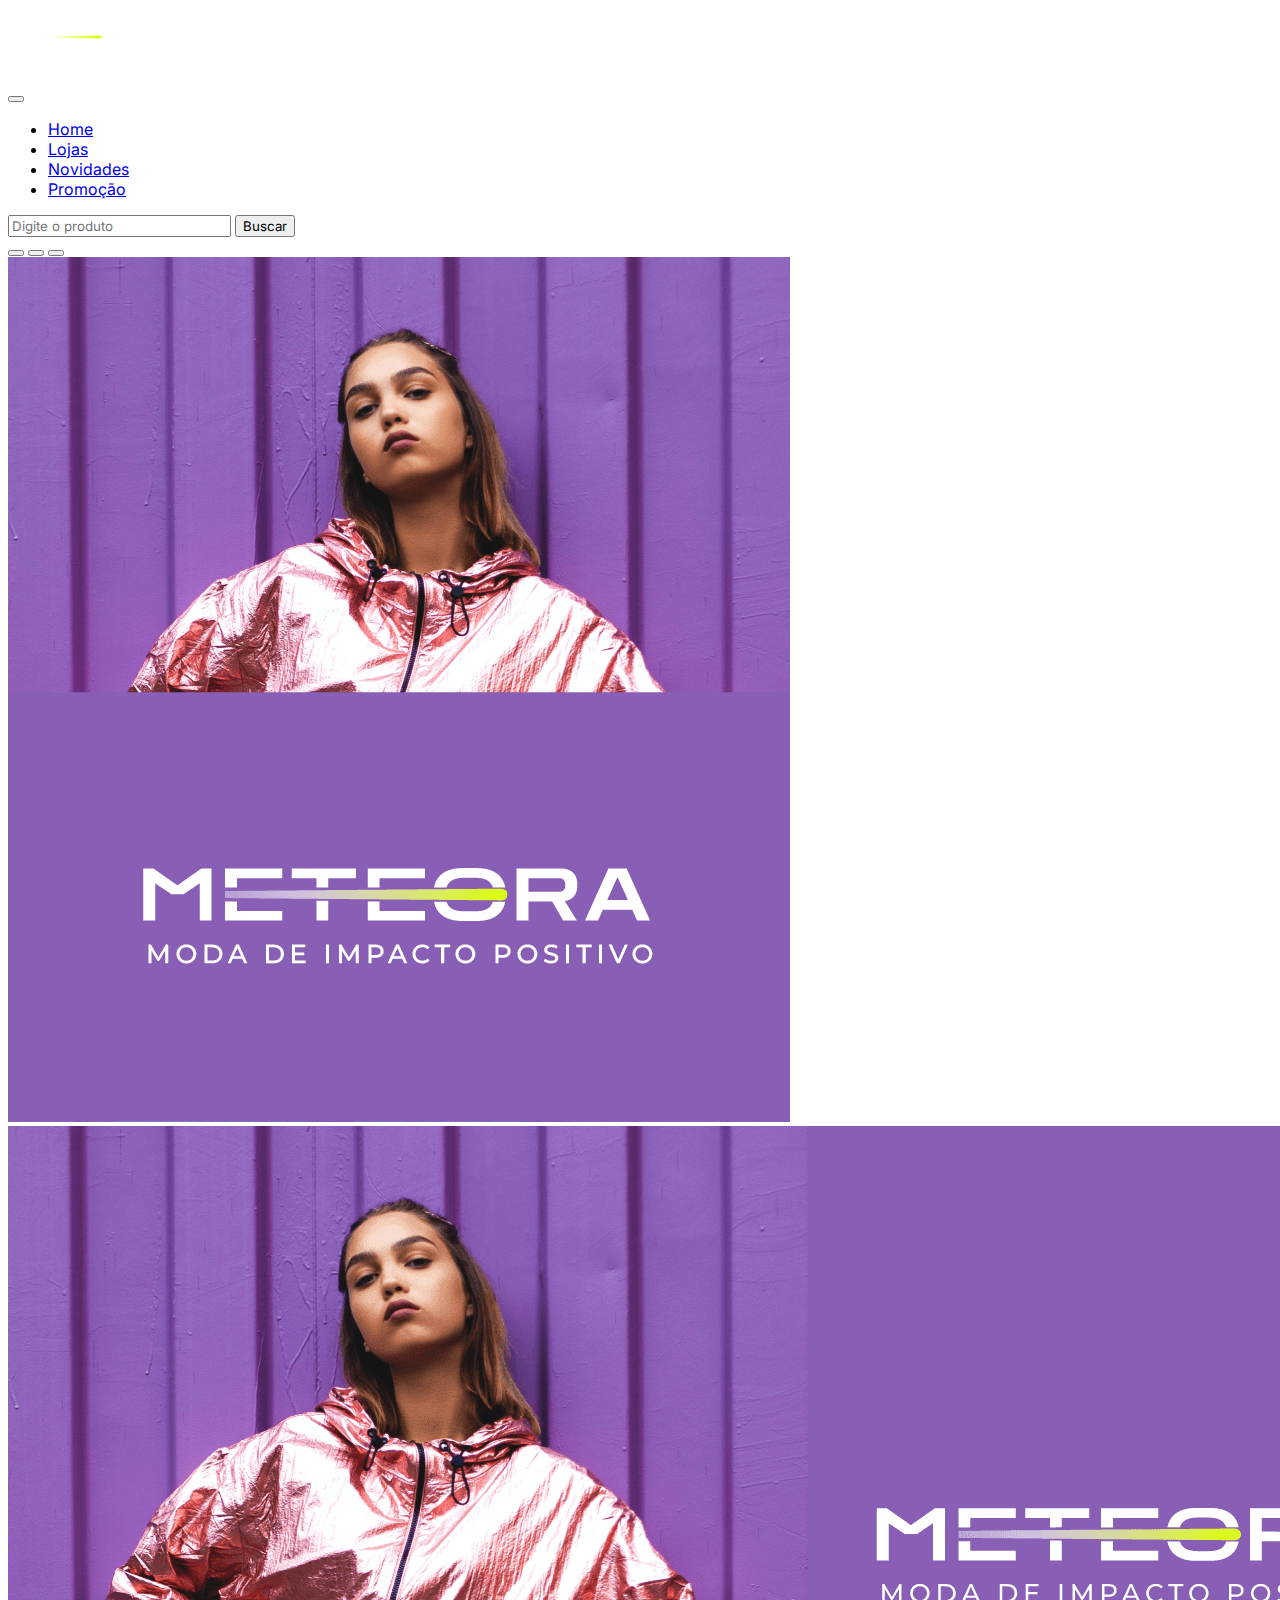
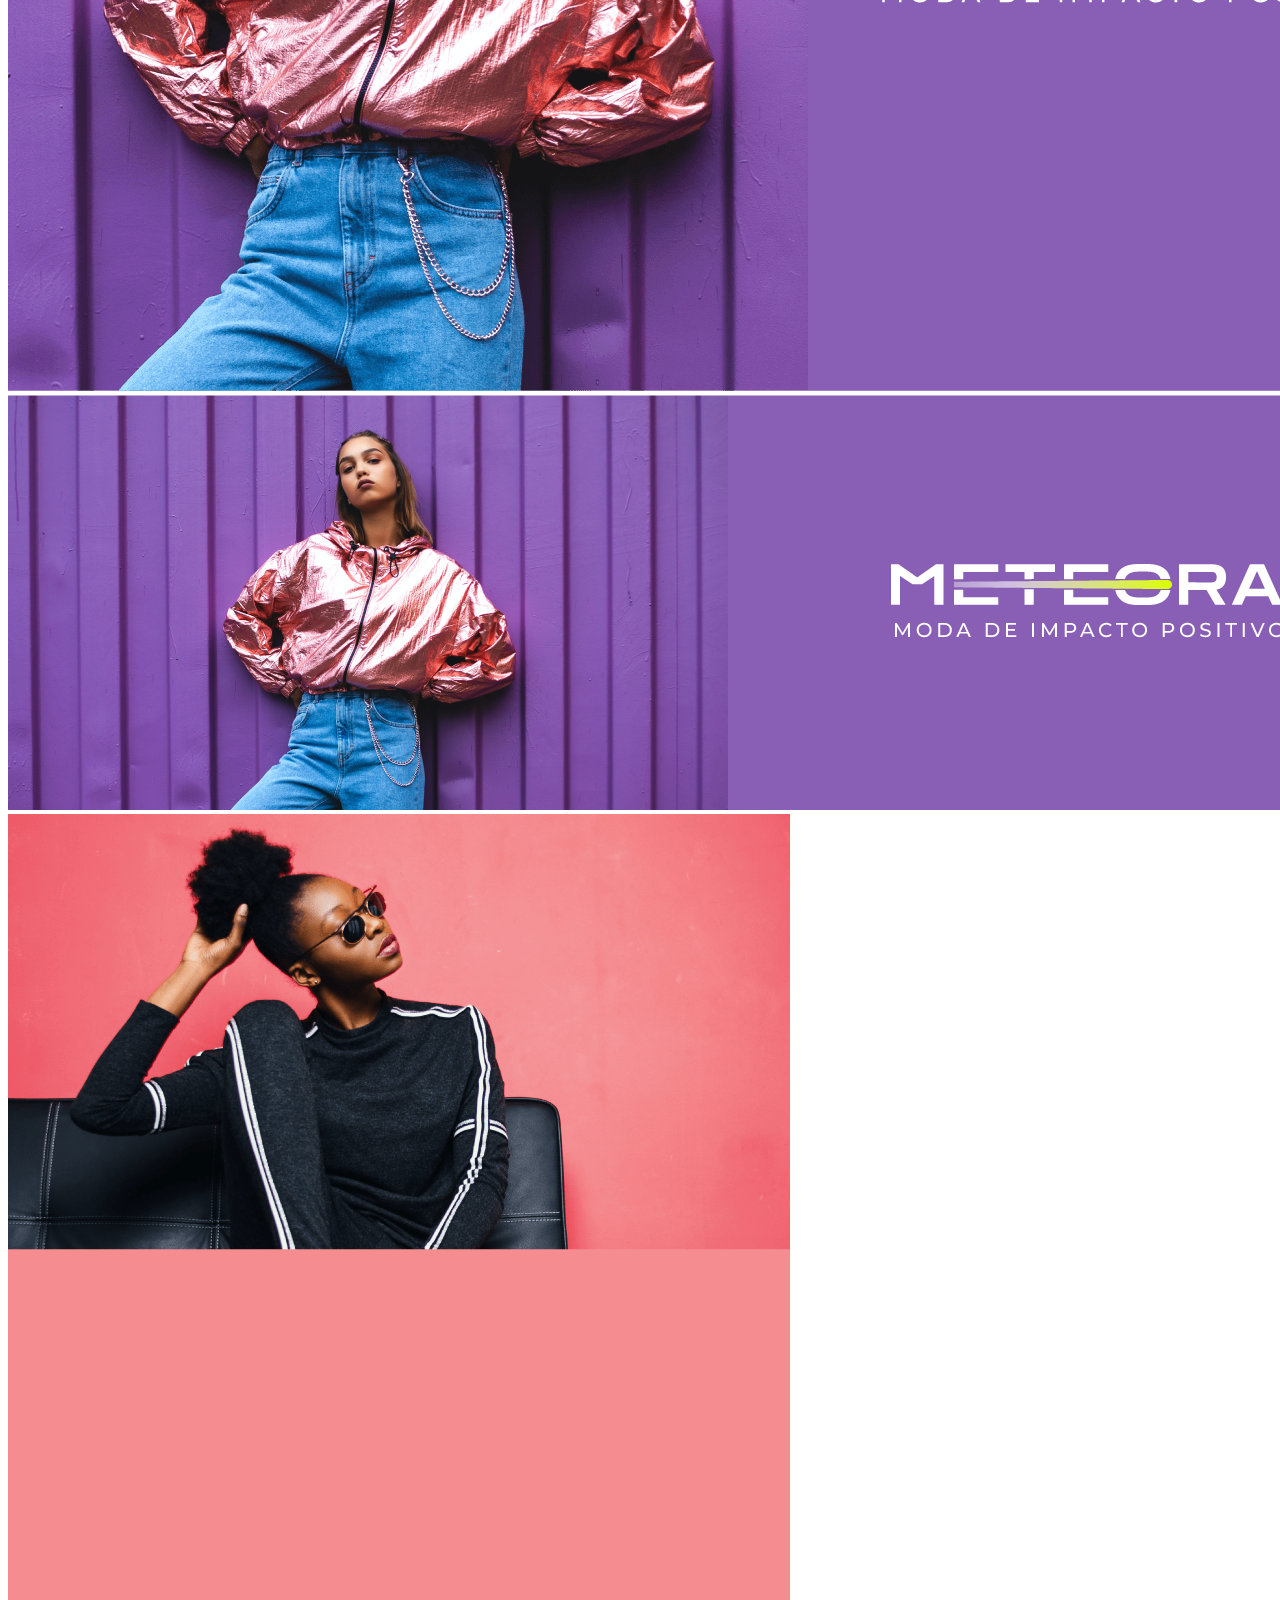
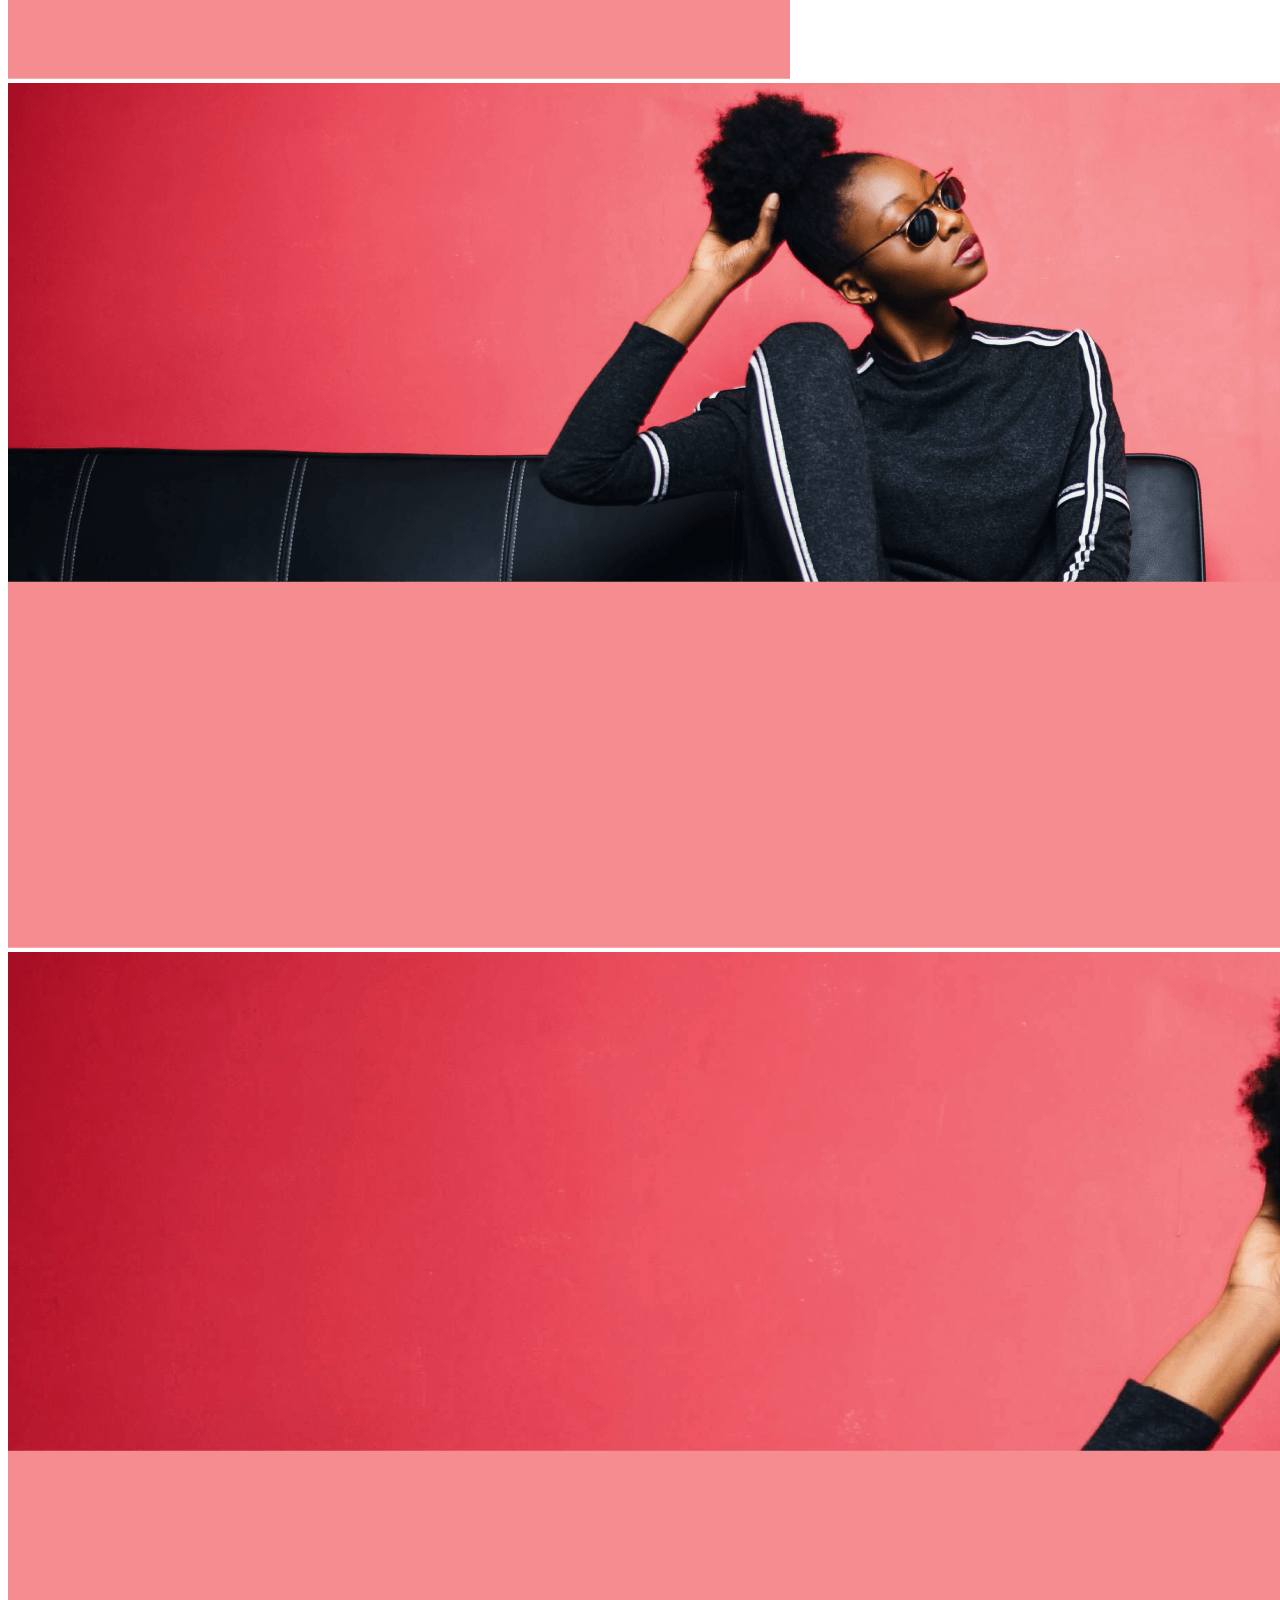
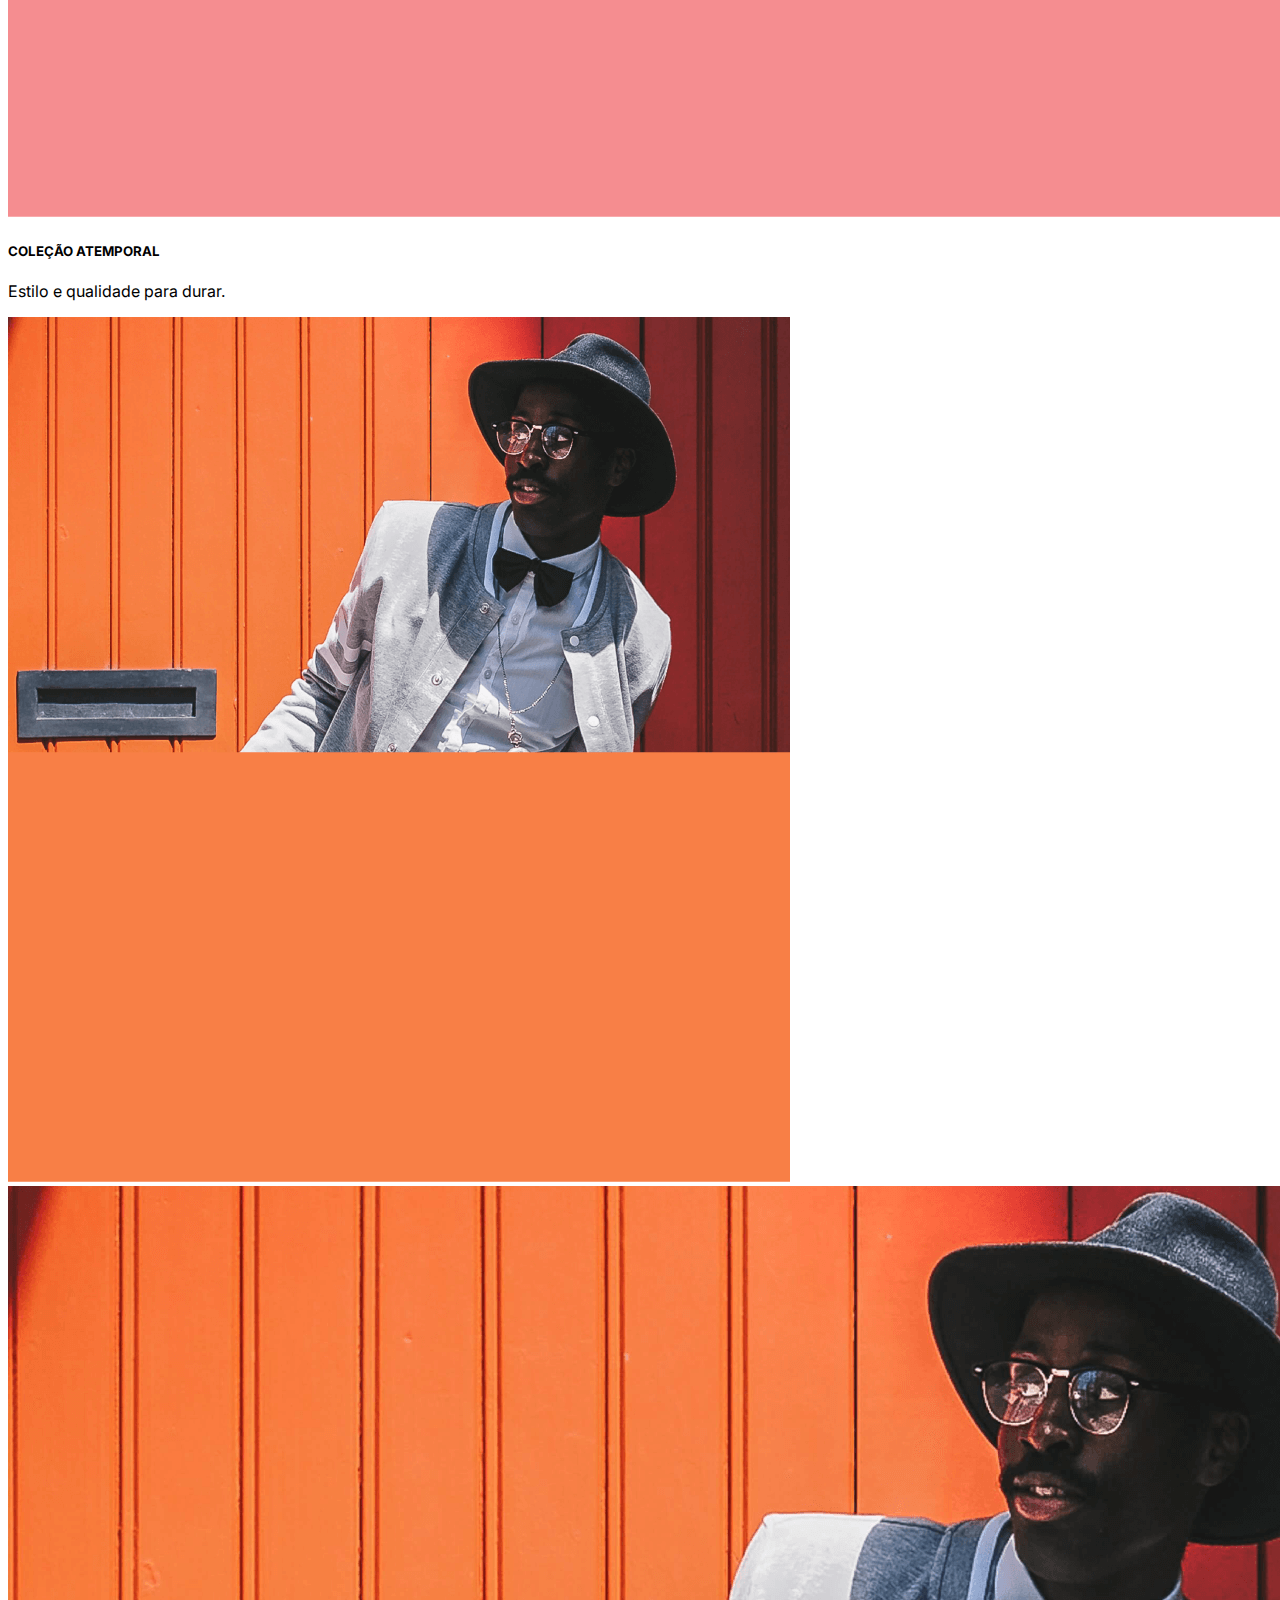
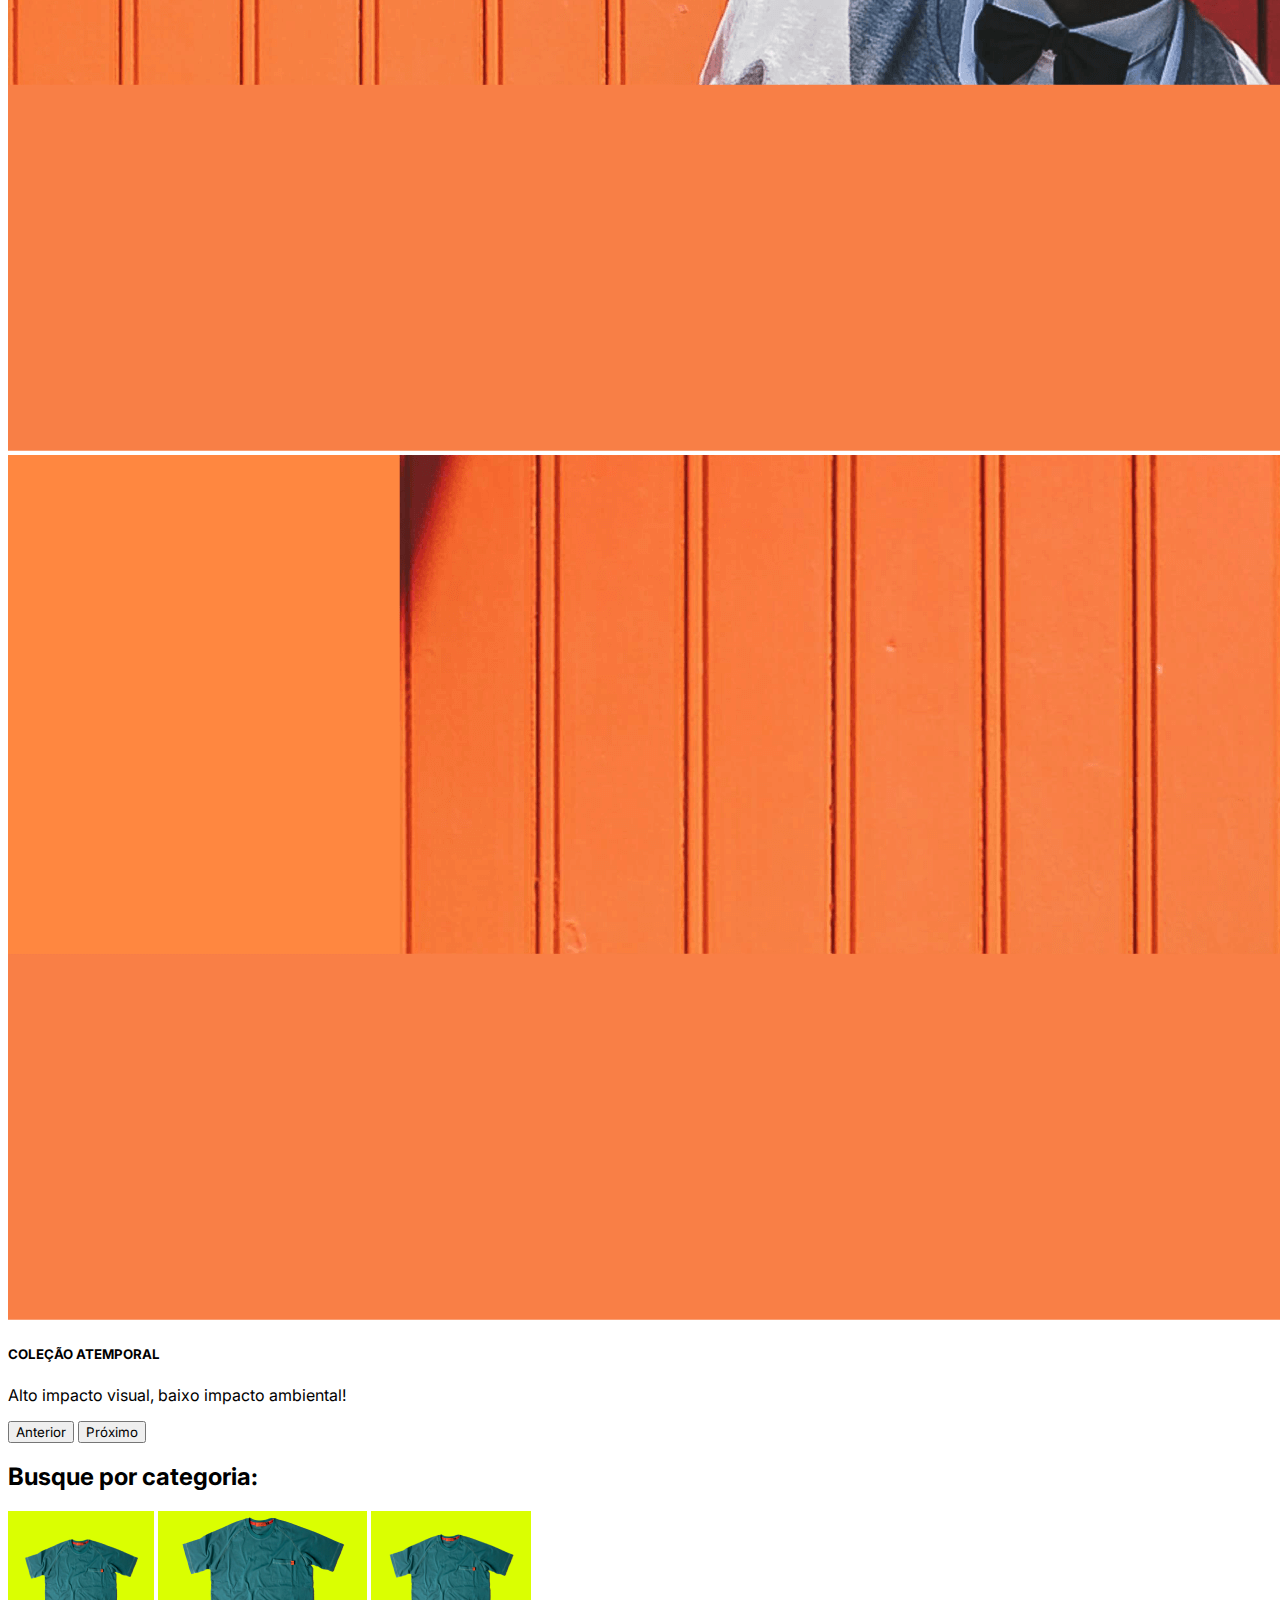
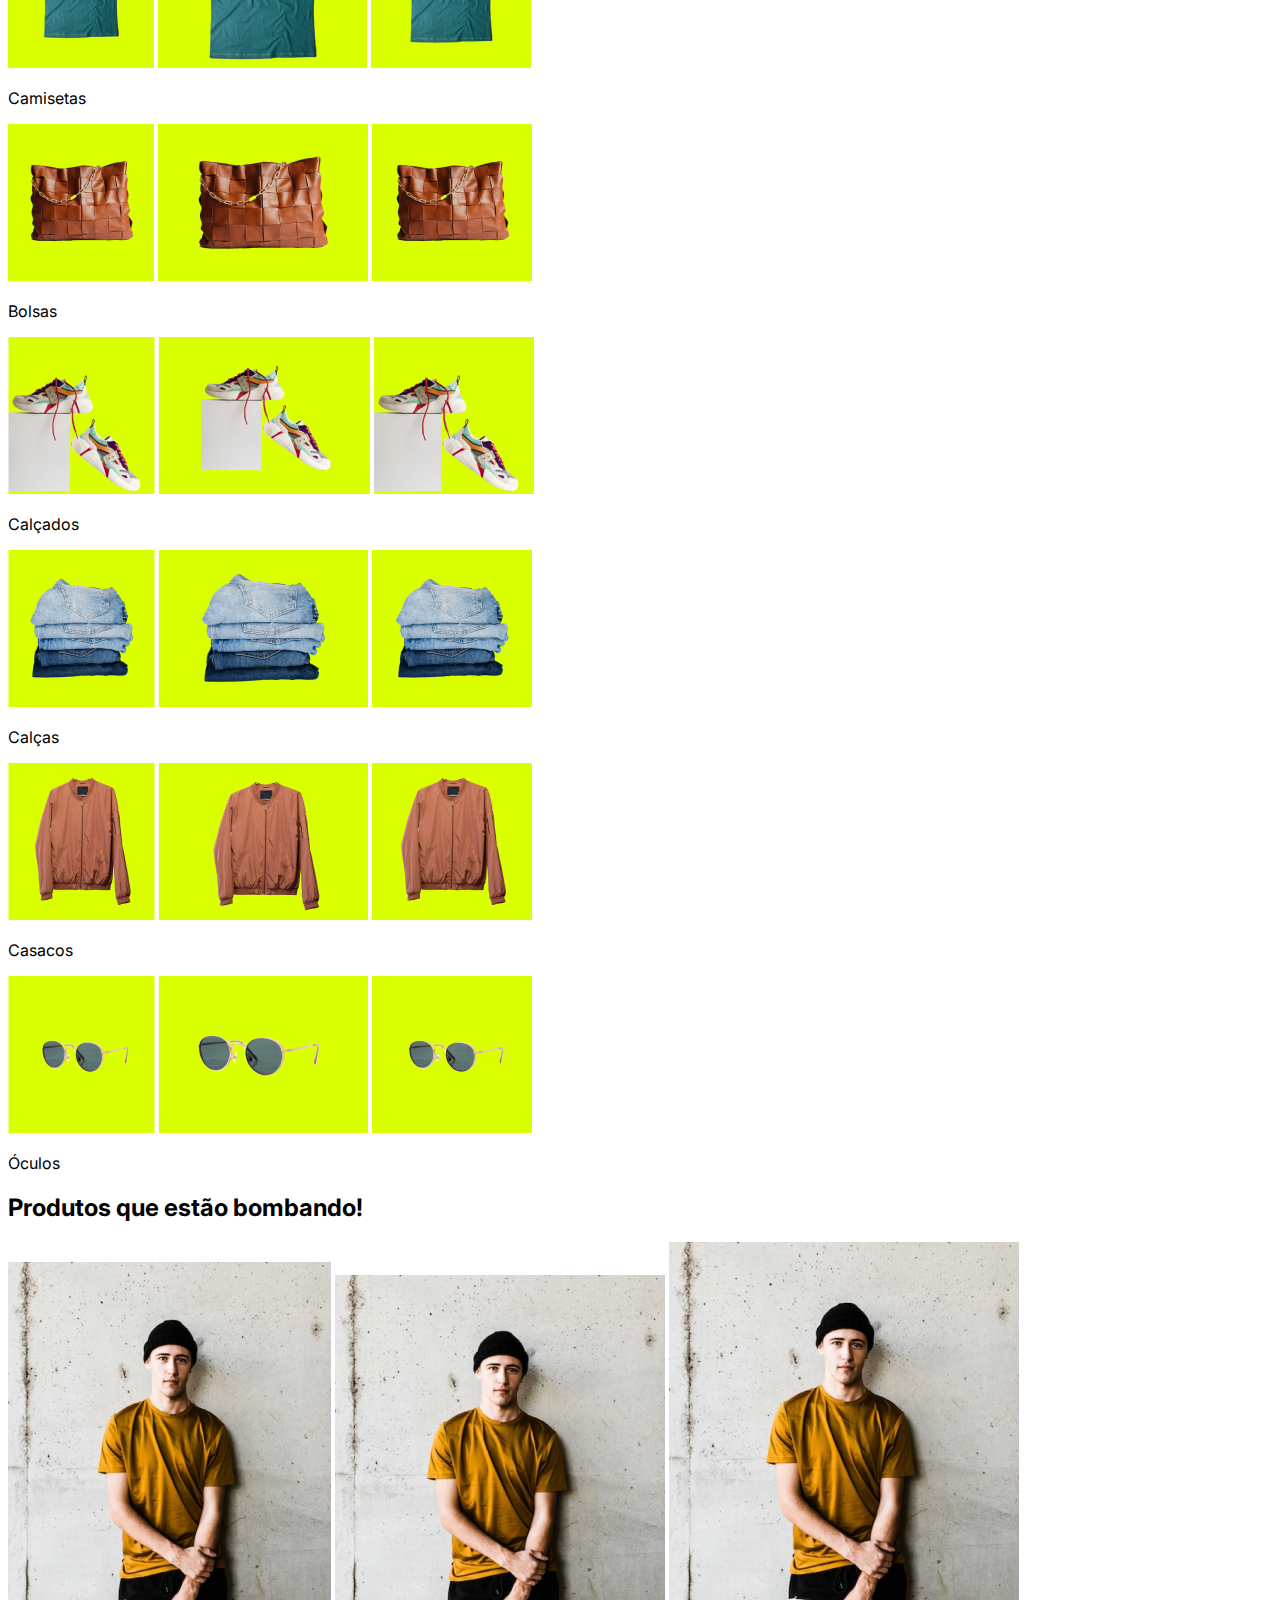
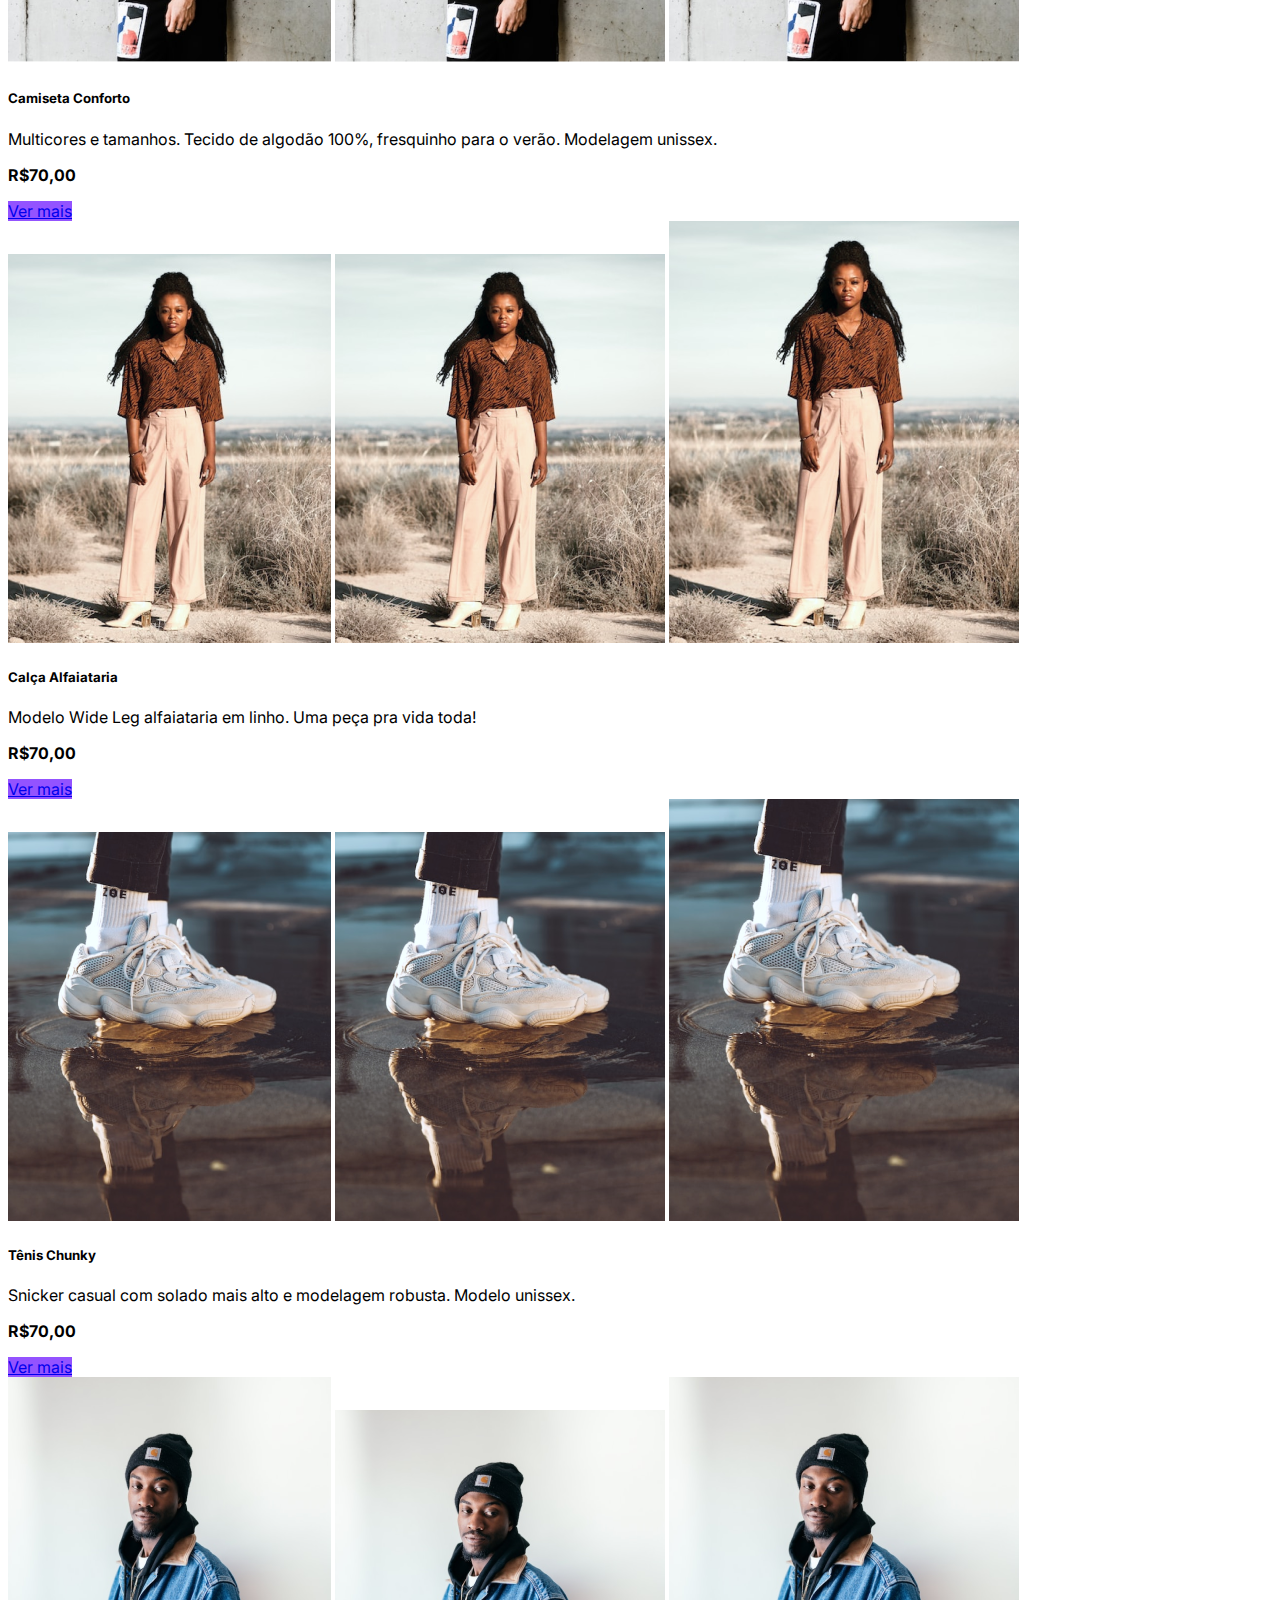
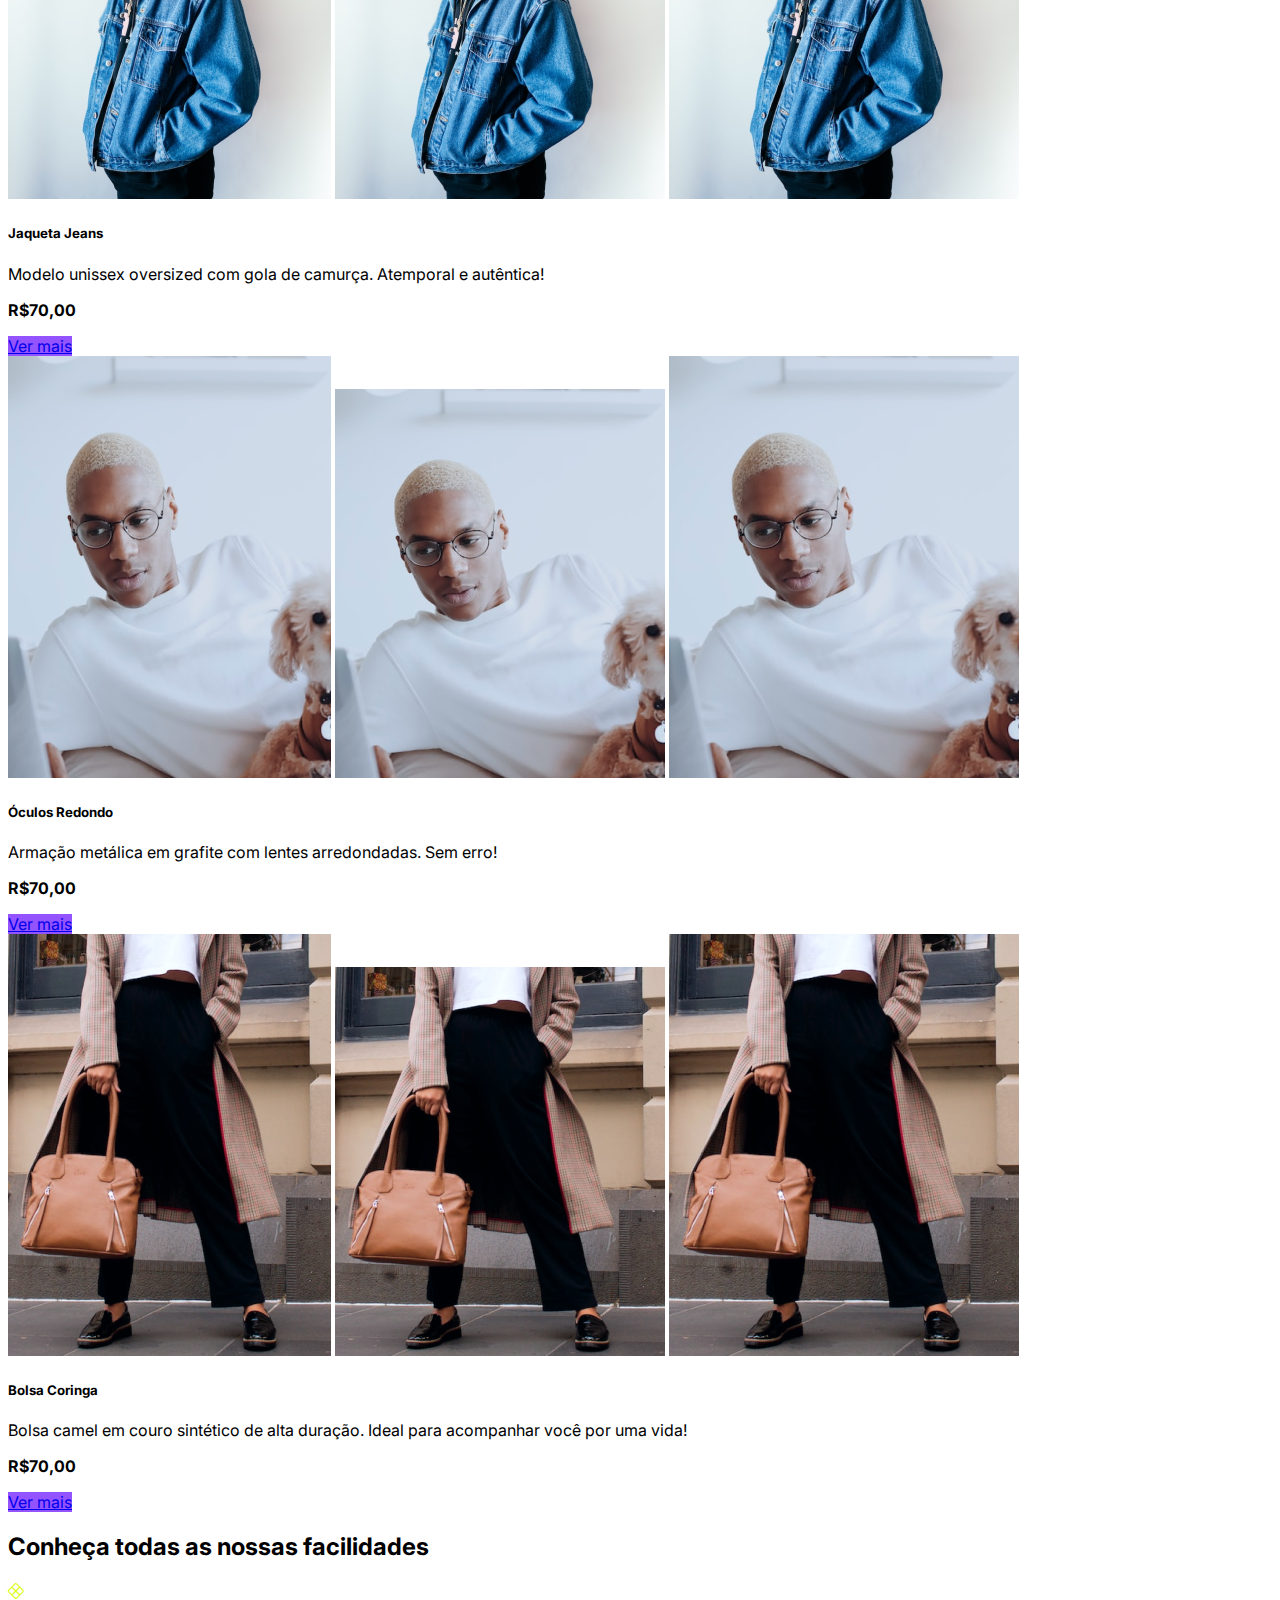
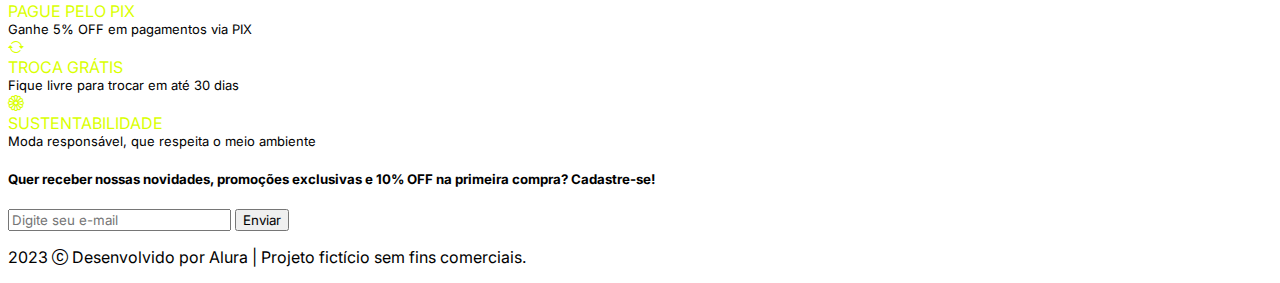
<file: Bootstrap/Meteora/index.html>
<!DOCTYPE html>
<html lang="pt-br">

<head>
  <meta charset="UTF-8">
  <meta name="viewport" content="width=device-width, initial-scale=1.0">

  <link href="https://cdn.jsdelivr.net/npm/bootstrap@5.3.2/dist/css/bootstrap.min.css" rel="stylesheet"
    integrity="sha384-T3c6CoIi6uLrA9TneNEoa7RxnatzjcDSCmG1MXxSR1GAsXEV/Dwwykc2MPK8M2HN" crossorigin="anonymous">

  <link rel="stylesheet" href="https://cdn.jsdelivr.net/npm/bootstrap-icons@1.11.3/font/bootstrap-icons.min.css">

  <link rel="stylesheet" href="./css/styles.css">

  <link rel="preconnect" href="https://fonts.googleapis.com">
  <link rel="preconnect" href="https://fonts.gstatic.com" crossorigin>
  <link href="https://fonts.googleapis.com/css2?family=Inter:wght@400;500;600;700&display=swap" rel="stylesheet">

  <link rel="shortcut icon" href="./assets/favicon.png" type="image/x-icon">

  <title>Meteora</title>
</head>

<body>

  <nav class="navbar navbar-expand-md bg-black navbar-dark">
    <div class="container-fluid">
      <a class="navbar-brand" href="#">
        <h1><img class="d-block" src="assets/logo-meteora.png" alt="logo meteora"></h1>
      </a>
      <button class="navbar-toggler" type="button" data-bs-toggle="collapse" data-bs-target="#navbarSupportedContent"
        aria-controls="navbarSupportedContent" aria-expanded="false" aria-label="Toggle navigation">
        <span class="navbar-toggler-icon"></span>
      </button>
      <div class="collapse navbar-collapse" id="navbarSupportedContent">
        <ul class="navbar-nav me-auto mb-2">
          <li class="nav-item">
            <a class="nav-link active" aria-current="page" href="#">Home</a>
          </li>
          <li class="nav-item">
            <a class="nav-link" href="#">Lojas</a>
          </li>
          <li class="nav-item">
            <a class="nav-link" href="#">Novidades</a>
          </li>
          <li class="nav-item">
            <a class="nav-link" href="#">Promoção</a>
          </li>


        </ul>
        <form class="d-flex" role="search">
          <input class="form-control me-2 rounded-0" type="search" placeholder="Digite o produto" aria-label="Pesquisar">
          <button class="btn btn-outline-light rounded-0" type="submit">Buscar</button>
        </form>
      </div>
    </div>
  </nav>


   <!-- ----------------------------------- CATEGORIAS ------------------------------------------------------- -->

  <div id="carouselExampleCaptions" class="carousel slide" data-bs-ride="carousel">
    <div class="carousel-indicators">
      <button type="button" data-bs-target="#carouselExampleCaptions" data-bs-slide-to="0" class="active"
        aria-current="true" aria-label="Slide 1"></button>
      <button type="button" data-bs-target="#carouselExampleCaptions" data-bs-slide-to="1"
        aria-label="Slide 2"></button>
      <button type="button" data-bs-target="#carouselExampleCaptions" data-bs-slide-to="2"
        aria-label="Slide 3"></button>
    </div>
    <div class="carousel-inner">
      <div class="carousel-item active">

        <img src="assets/Mobile/banner1-mobile.png"
          alt="Modelo feminina usando blusa rosa fluorescente, em fundo lilás." class="img-fluid d-md-none d-xl-none">
        <img src="assets/Tablet/banner1-tablet.png"
          alt="Modelo feminina usando blusa rosa fluorescente, em fundo lilás."
          class="img-fluid d-none d-md-block d-xl-none">
        <img src="assets/Desktop/banner1-desktop.png"
          alt="Modelo feminina usando blusa rosa fluorescente, em fundo lilás." class="img-fluid d-none d-xl-block">

      </div>


      <div class="carousel-item">

        <img src="assets/Mobile/banner2-mobile.png" alt="Modelo feminina usando blusa preta, em fundo rosa."
          class="img-fluid d-md-none d-xl-none">
        <img src="assets/Tablet/banner2-tablet.png" alt="Modelo feminina usando blusa preta, em fundo rosa."
          class="img-fluid d-none d-md-block d-xl-none">
        <img src="assets/Desktop/banner2-desktop.png" alt="Modelo feminina usando blusa preta, em fundo rosa."
          class="img-fluid d-none d-xl-block">

        <div class="carousel-caption position-absolute posicao">
          <h5 class="fs-1">COLEÇÃO ATEMPORAL</h5>
          <p class="fs-4">Estilo e qualidade para durar.</p>
        </div>
      </div>


      <div class="carousel-item">

        <img src="assets/Mobile/banner3-mobile.png" alt="Modelo masculino usando blusa cinza, em fundo laranja."
          class="img-fluid d-md-none d-xl-none">
        <img src="assets/Tablet/banner3-tablet.png" alt="Modelo masculino usando blusa cinza, em fundo laranja."
          class="img-fluid d-none d-md-block d-xl-none">
        <img src="assets/Desktop/banner3-desktop.png" alt="Modelo masculino usando blusa cinza, em fundo laranja."
          class="img-fluid d-none d-xl-block">

        <div class="carousel-caption position-absolute posicao">
          <h5 class="fs-1">COLEÇÃO ATEMPORAL</h5>
          <p class="fs-4">Alto impacto visual, baixo impacto ambiental!</p>
        </div>
      </div>


    </div>
    <button class="carousel-control-prev" type="button" data-bs-target="#carouselExampleCaptions" data-bs-slide="prev">
      <span class="carousel-control-prev-icon" aria-hidden="true"></span>
      <span class="visually-hidden">Anterior</span>
    </button>
    <button class="carousel-control-next" type="button" data-bs-target="#carouselExampleCaptions" data-bs-slide="next">
      <span class="carousel-control-next-icon" aria-hidden="true"></span>
      <span class="visually-hidden">Próximo</span>
    </button>
  </div>

  <h2 class="text-center my-3 my-xl-5">Busque por categoria:</h2>

  <div class="container row mx-auto g-4">

    <div class="col-6 col-md-4 col-xxl-2">
      <div class="card rounded-0 border-0">

        <img src="./assets/Mobile/categorias/categoria-camiseta.png"
          alt="Camiseta masculina de manga na cor verde com bolso e com detalhe vermelho" class="d-md-none d-xl-none">
        <img src="./assets/Tablet/categorias/categoria-camiseta.png" alt="Camiseta masculina de manga na cor verde com bolso e com detalhe vermelho" class="d-none d-md-block d-xl-none">
        <img src="./assets/Desktop/categorias/categoria-camiseta.png" alt="Camiseta masculina de manga na cor verde com bolso e com detalhe vermelho" class="d-none d-xl-block">

        <div class="card-header bg-black text-bg-dark">
          <p class="text-center">Camisetas</p>
        </div>
      </div>
    </div>

    <div class="col-6 col-md-4 col-xxl-2">
      <div class="card">
        
        <img src="./assets/Mobile/categorias/categoria-bolsas.png" alt="Bolsa marrom quadrada" class="d-md-none d-xl-none">
        <img src="./assets/Tablet/categorias/categoria-bolsas.png" alt="Bolsa marrom quadrada" class="d-none d-md-block d-xl-none">
        <img src="./assets/Desktop/categorias/categoria-bolsa.png" alt="Bolsa marrom quadrada" class="d-none d-xl-block">

        <div class="card-header bg-black text-bg-dark">
          <p class="text-center">Bolsas</p>
        </div>
      </div>
    </div>

    <div class="col-6 col-md-4 col-xxl-2">
      <div class="card">

        <img src="./assets/Mobile/categorias/categoria-calcados.png" alt="Par de tênis branco com cadarço vermelho." class="d-md-none d-xl-none">
        <img src="./assets/Tablet/categorias/categoria-calcados.png" alt="Par de tênis branco com cadarço vermelho." class="d-none d-md-block d-xl-none">
        <img src="./assets/Desktop/categorias/categoria-calcados.png" alt="Par de tênis branco com cadarço vermelho." class="d-none d-xl-block">

        <div class="card-header bg-black text-bg-dark">
          <p class="text-center">Calçados</p>
        </div>
      </div>
    </div>

    <div class="col-6 col-md-4 col-xxl-2">
      <div class="card">
        
        <img src="./assets/Mobile/categorias/categoria-calcas.png" alt="Cinco calças jeans empilhadas começando por um jeans escuro e subindo até um jeans claro." class="d-md-none d-xl-none">
        <img src="./assets/Tablet/categorias/categoria-calcas.png" alt="Cinco calças jeans empilhadas começando por um jeans escuro e subindo até um jeans claro." class="d-none d-md-block d-xl-none">
        <img src="./assets/Desktop/categorias/categoria-calcas.png" alt="Cinco calças jeans empilhadas começando por um jeans escuro e subindo até um jeans claro." class="d-none d-xl-block">
        
        <div class="card-header bg-black text-bg-dark">
          <p class="text-center">Calças</p>
        </div>
      </div>
    </div>

    <div class="col-6 col-md-4 col-xxl-2">
      <div class="card">
        
        <img src="./assets/Mobile/categorias/categoria-casacos.png" alt="Casaco marrom" class="d-md-none d-xl-none">
        <img src="./assets/Tablet/categorias/categoria-casacos.png" alt="Casaco marrom" class="d-none d-md-block d-xl-none">
        <img src="./assets/Desktop/categorias/categoria-casacos.png" alt="Casaco marrom" class="d-none d-xl-block">
        
        <div class="card-header bg-black text-bg-dark">
          <p class="text-center">Casacos</p>
        </div>
      </div>
    </div>

    <div class="col-6 col-md-4 col-xxl-2">
      <div class="card">
        
        <img src="./assets/Mobile/categorias/categoria-oculos.png" alt="Óculos de som com armação dourada fina e lentes escurecidas arredondadas." class="d-md-none d-xl-none">
        <img src="./assets/Tablet/categorias/categoria-oculos.png" alt="Óculos de som com armação dourada fina e lentes escurecidas arredondadas." class="d-none d-md-block d-xl-none">
        <img src="./assets/Desktop/categorias/categoria-oculos.png" alt="Óculos de som com armação dourada fina e lentes escurecidas arredondadas." class="d-none d-xl-block">
        
        <div class="card-header bg-black text-bg-dark">
          <p class="text-center">Óculos</p>
        </div>
      </div>
    </div>

  </div>


  <!-- ----------------------------------- PRODUTOS ------------------------------------------------------- -->

  <h2 class="container text-center my-3 my-xl-5">Produtos que estão bombando!</h2>

  <div class="container row mx-auto g-4">


    <div class="col-12 col-md-6 col-xl-4 pb-4">
      <div class="card">
        
        <img src="./assets/Mobile/produtos/camiseta.png" alt="" class="d-md-none d-xl-none">
        <img src="./assets/Tablet/produtos/camiseta.png" alt="" class="d-none d-md-block d-xl-none">
        <img src="./assets/Desktop/produtos/camiseta.png" alt="" class="d-none d-xl-block">
        
        <div class="card-body">
          <h5 class="card-title bold">Camiseta Conforto</h5>
          <p class="card-text">Multicores e tamanhos. Tecido de algodão 100%, fresquinho para o verão. Modelagem unissex.</p>
          <p class="bold">R$70,00</p>
          <a href="#" class="btn btn-primary botao-lilas rounded-0">Ver mais</a>
        </div>
      </div>
    </div>


    <div class="col-12 col-md-6 col-xl-4 pb-4">
      <div class="card">
                
        <img src="./assets/Mobile/produtos/calca.png" alt="" class="d-md-none d-xl-none">
        <img src="./assets/Tablet/produtos/calca.png" alt="" class="d-none d-md-block d-xl-none">
        <img src="./assets/Desktop/produtos/calca.png" alt="" class="d-none d-xl-block">
        
        <div class="card-body">
          <h5 class="card-title bold">Calça Alfaiataria</h5>
          <p class="card-text">Modelo Wide Leg alfaiataria em linho. Uma peça pra vida toda!</p>
          <p class="bold">R$70,00</p>
          <a href="#" class="btn btn-primary botao-lilas rounded-0">Ver mais</a>
        </div>
      </div>
    </div>


    <div class="col-12 col-md-6 col-xl-4 pb-4">
      <div class="card">
                
        <img src="./assets/Mobile/produtos/tenis.png" alt="" class="d-md-none d-xl-none">
        <img src="./assets/Tablet/produtos/tenis.png" alt="" class="d-none d-md-block d-xl-none">
        <img src="./assets/Desktop/produtos/tenis.png" alt="" class="d-none d-xl-block">
        
        <div class="card-body">
          <h5 class="card-title bold">Tênis Chunky</h5>
          <p class="card-text">Snicker casual com solado mais alto e modelagem robusta. Modelo unissex.</p>
          <p class="bold">R$70,00</p>
          <a href="#" class="btn btn-primary botao-lilas rounded-0">Ver mais</a>
        </div>
      </div>
    </div>


    <div class="col-12 col-md-6 col-xl-4 pb-4">
      <div class="card">
                
        <img src="./assets/Mobile/produtos/jaqueta-jeans.png" alt="" class="d-md-none d-xl-none">
        <img src="./assets/Tablet/produtos/jaqueta-jeans.png" alt="" class="d-none d-md-block d-xl-none">
        <img src="./assets/Desktop/produtos/jaqueta-jeans.png" alt="" class="d-none d-xl-block">
        
        <div class="card-body">
          <h5 class="card-title bold">Jaqueta Jeans</h5>
          <p class="card-text">Modelo unissex oversized com gola de camurça. Atemporal e autêntica!</p>
          <p class="bold">R$70,00</p>
          <a href="#" class="btn btn-primary botao-lilas rounded-0">Ver mais</a>
        </div>
      </div>
    </div>


    <div class="col-12 col-md-6 col-xl-4 pb-4">
      <div class="card">
                
        <img src="./assets/Mobile/produtos/oculos.png" alt="" class="d-md-none d-xl-none">
        <img src="./assets/Tablet/produtos/oculos.png" alt="" class="d-none d-md-block d-xl-none">
        <img src="./assets/Desktop/produtos/oculos.png" alt="" class="d-none d-xl-block">
        
        <div class="card-body">
          <h5 class="card-title bold">Óculos Redondo</h5>
          <p class="card-text">Armação metálica em grafite com lentes arredondadas. Sem erro!</p>
          <p class="bold">R$70,00</p>
          <a href="#" class="btn btn-primary botao-lilas rounded-0">Ver mais</a>
        </div>
      </div>
    </div>


    <div class="col-12 col-md-6 col-xl-4 pb-4">
      <div class="card">
                
        <img src="./assets/Mobile/produtos/bolsa.png" alt="" class="d-md-none d-xl-none">
        <img src="./assets/Tablet/produtos/bolsa.png" alt="" class="d-none d-md-block d-xl-none">
        <img src="./assets/Desktop/produtos/bolsa.png" alt="" class="d-none d-xl-block">
        
        <div class="card-body">
          <h5 class="card-title bold">Bolsa Coringa</h5>
          <p class="card-text">Bolsa camel em couro sintético de alta duração. Ideal para acompanhar você por uma vida!</p>
          <p class="bold">R$70,00</p>
          <a href="#" class="btn btn-primary botao-lilas rounded-0">Ver mais</a>
        </div>
      </div>
    </div>

  </div>


   <!-- ----------------------------------- FACILIDADES ------------------------------------------------------- -->

  <section class="pb-4 bg-black p-3">

    <h2 class="text-center my-2 text-white">Conheça todas as nossas facilidades</h2>


    <div
      class="d-flex flex-column align-items-center gap-3 flex-lg-row align-items-center justify-content-center gap-3 px-3">
      <div class="divs-facilidades d-flex align-items-center">
        <div><i class="bi bi-x-diamond fs-1 verde"></i></div>
        <div>
          <div class="ms-3 mb-1 verde">PAGUE PELO PIX</div>
          <div class="texto-menor ms-3 text-white">Ganhe 5% OFF em pagamentos via PIX</div>
        </div>
      </div>

      <div class="divs-facilidades d-flex align-items-center">
        <div><i class="bi bi-arrow-repeat fs-1 verde"></i></div>
        <div>
          <div class="ms-3 mb-1 verde">TROCA GRÁTIS</div>
          <div class="texto-menor ms-3 text-white">Fique livre para trocar em até 30 dias</div>
        </div>
      </div>

      <div class="divs-facilidades d-flex align-items-center">
        <div><i class="bi bi-flower1 fs-1 verde"></i></div>
        <div>
          <div class="ms-3 mb-1 verde">SUSTENTABILIDADE</div>
          <div class="texto-menor ms-3 text-white">Moda responsável, que respeita o meio ambiente</div>
        </div>
      </div>
    </div>

  </section>


   <!-- ----------------------------------- RECEBER NOVIDADES ------------------------------------------------------- -->

  <form class="container border border-secondary my-3 my-xl-5 p-3 text-center div-novidades mx-auto">
    <h5>Quer receber nossas novidades, promoções exclusivas e 10% OFF na primeira compra? Cadastre-se!</h5>

    <div class="input-group my-3">
      <input type="email" class="form-control border-secondary rounded-0" placeholder="Digite seu e-mail"
        aria-label="Digite seu e-mail" aria-describedby="button-addon2" />
      <button type="button" id="button-addon2">Enviar</button>
    </div>
  </form>


   <!-- ----------------------------------- FOOTER ------------------------------------------------------- -->

  <footer class="text-center bg-black text-white">
    <p class="py-3">2023 <i class="bi bi-c-circle"></i> Desenvolvido por Alura | Projeto fictício sem fins comerciais.
    </p>
  </footer>

  <script src="https://cdn.jsdelivr.net/npm/bootstrap@5.3.2/dist/js/bootstrap.bundle.min.js"
    integrity="sha384-C6RzsynM9kWDrMNeT87bh95OGNyZPhcTNXj1NW7RuBCsyN/o0jlpcV8Qyq46cDfL"
    crossorigin="anonymous"></script>
</body>

</html>
</file>
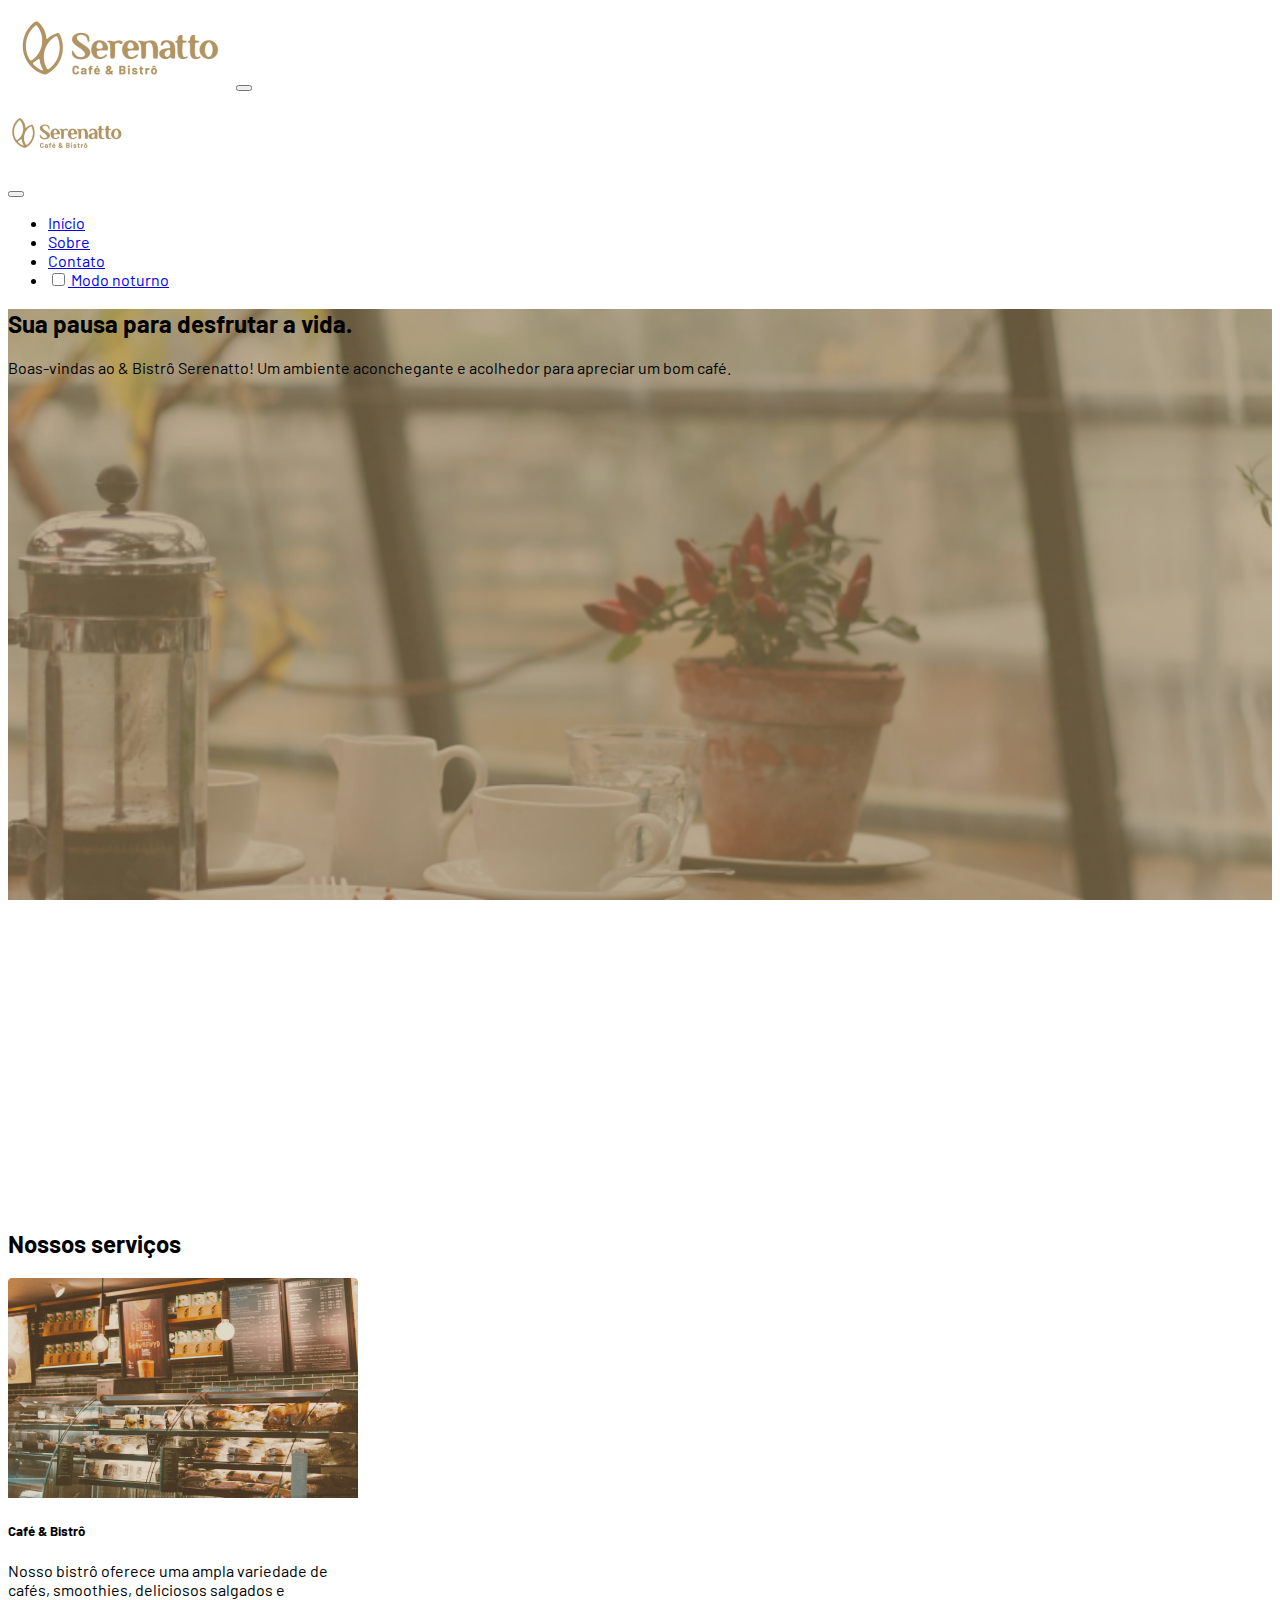
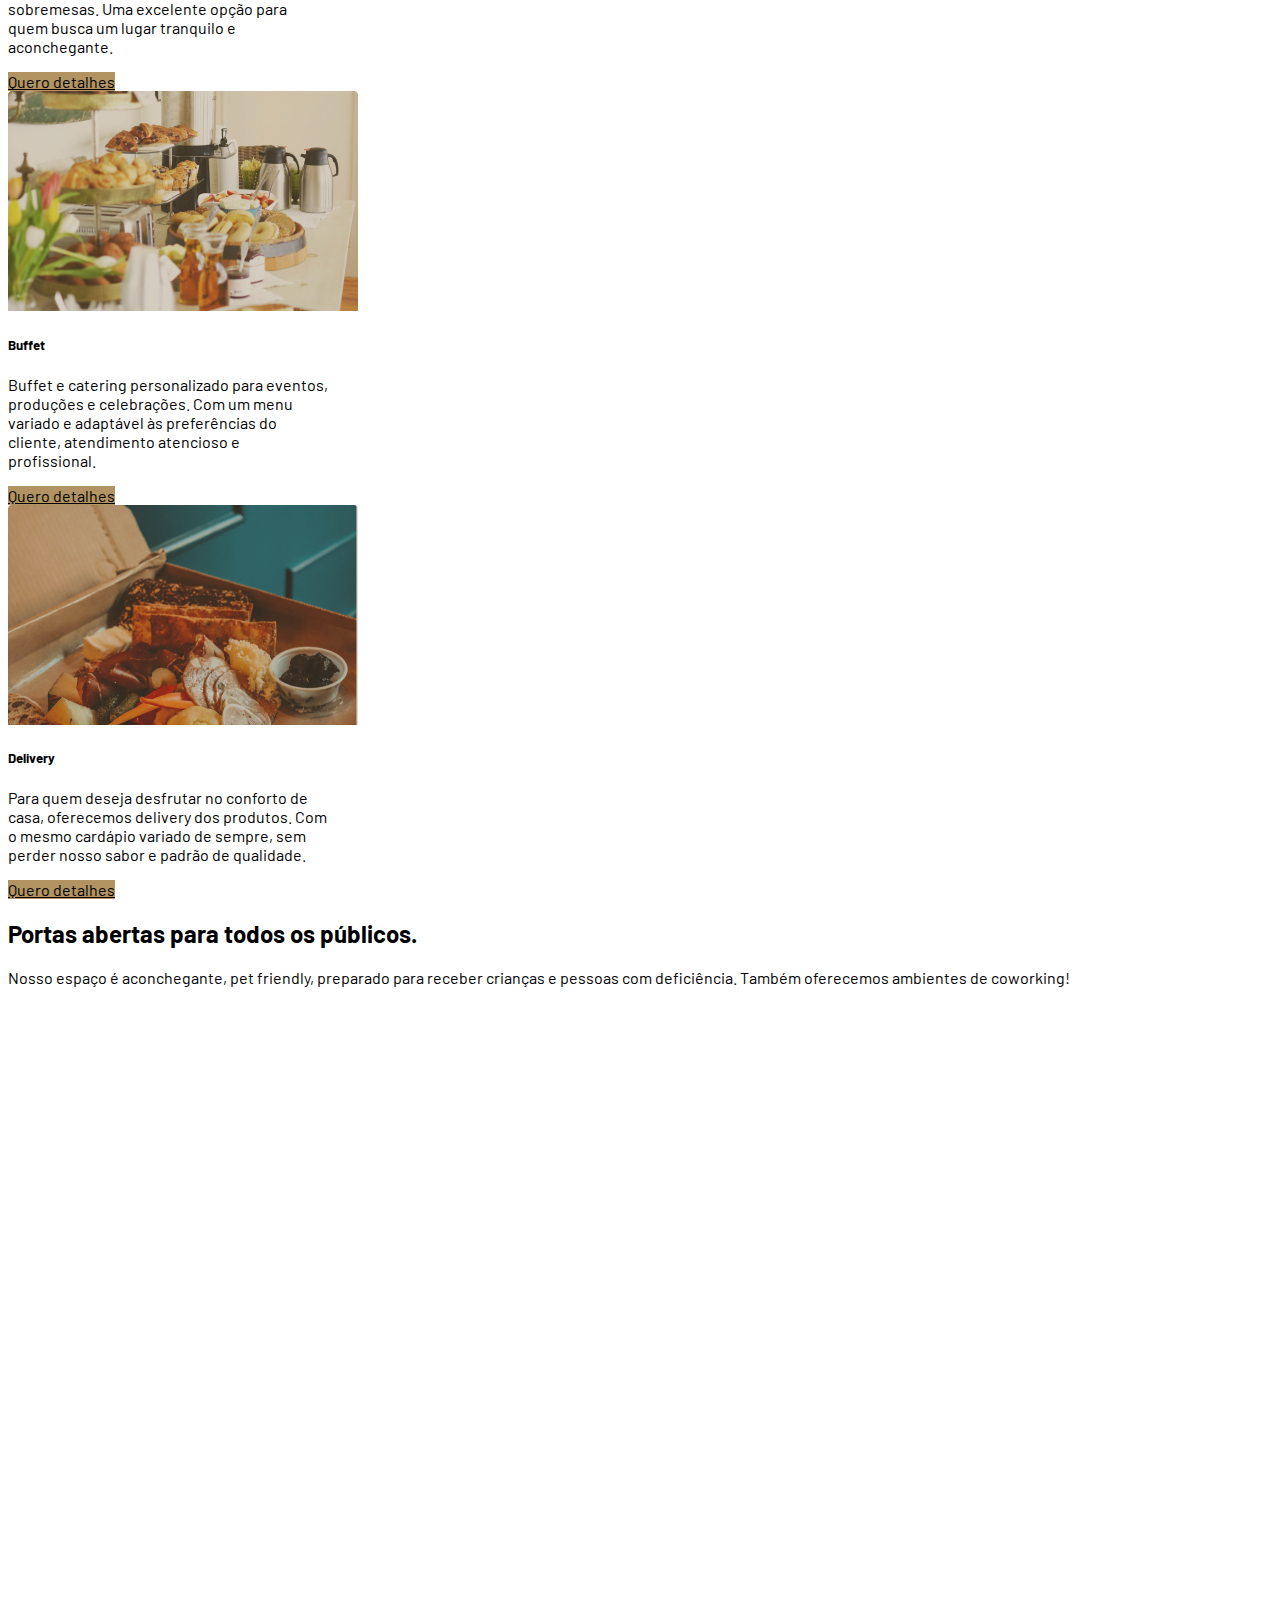
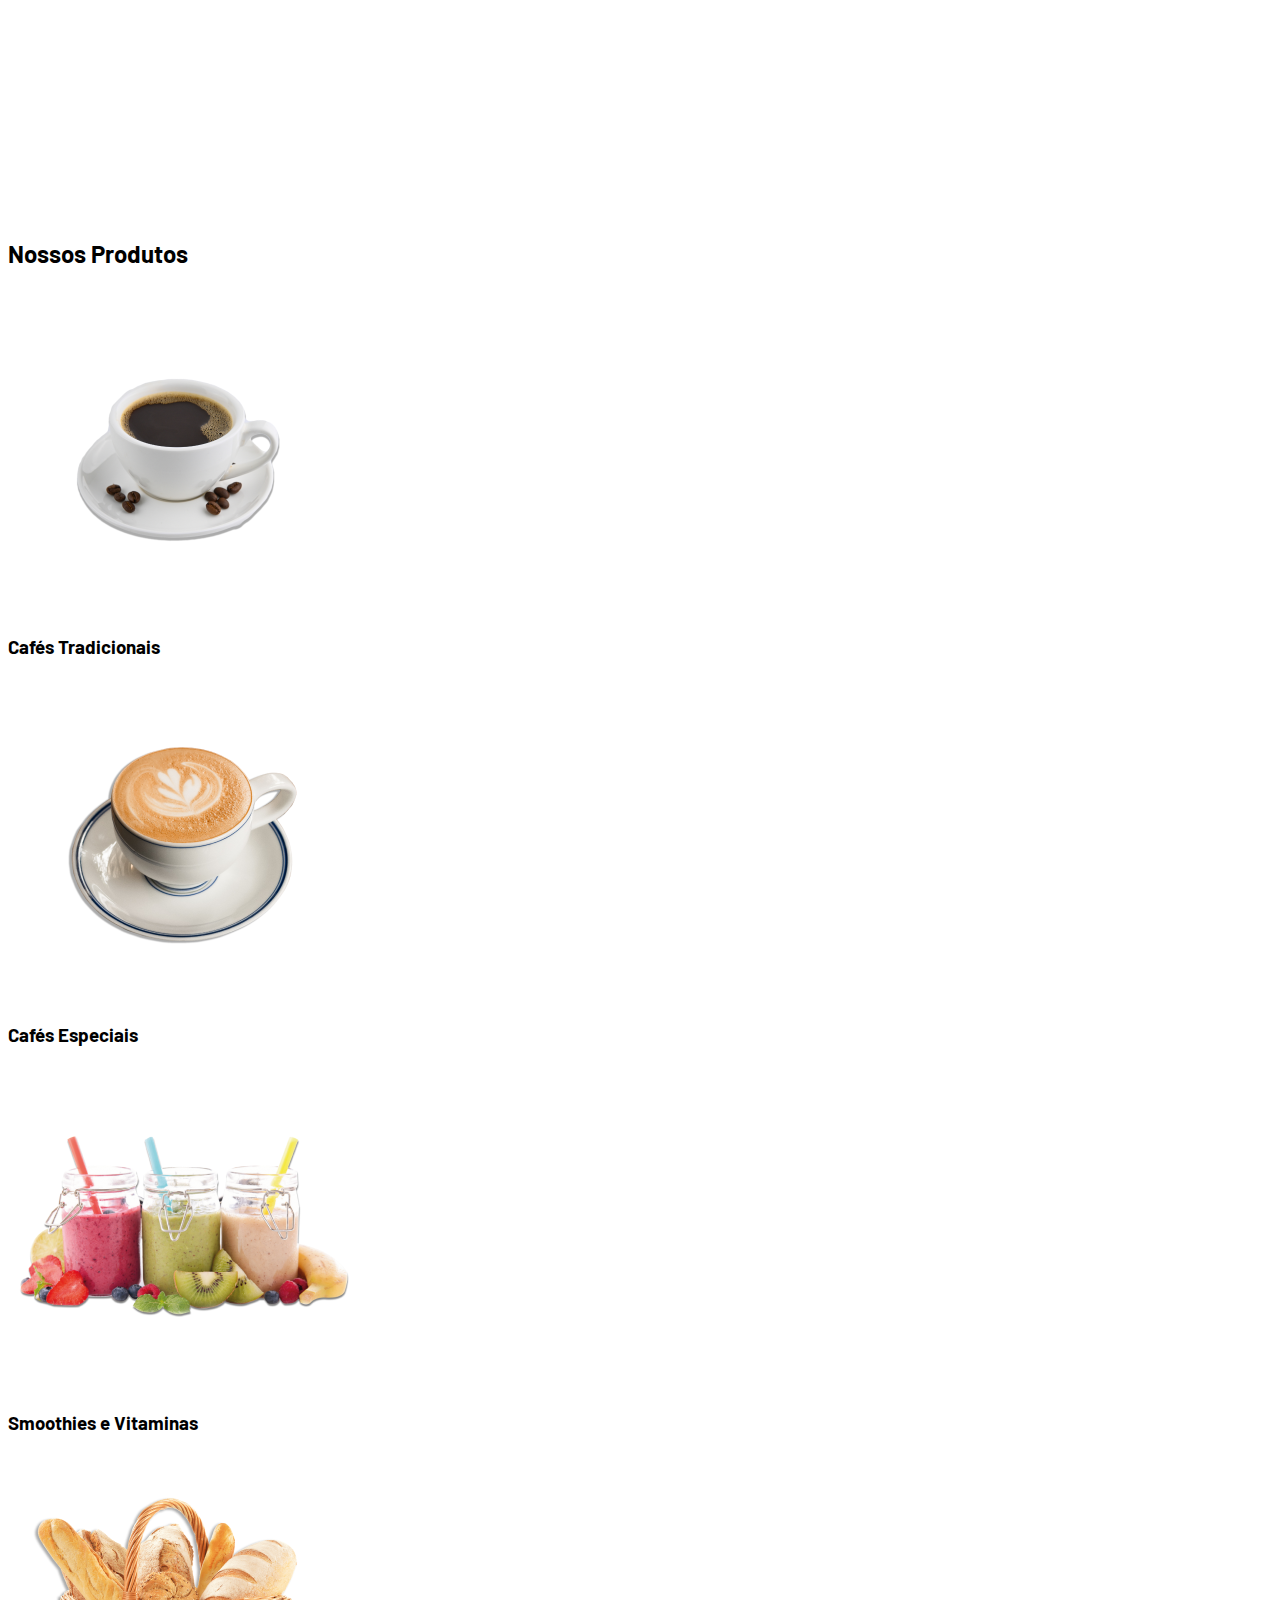
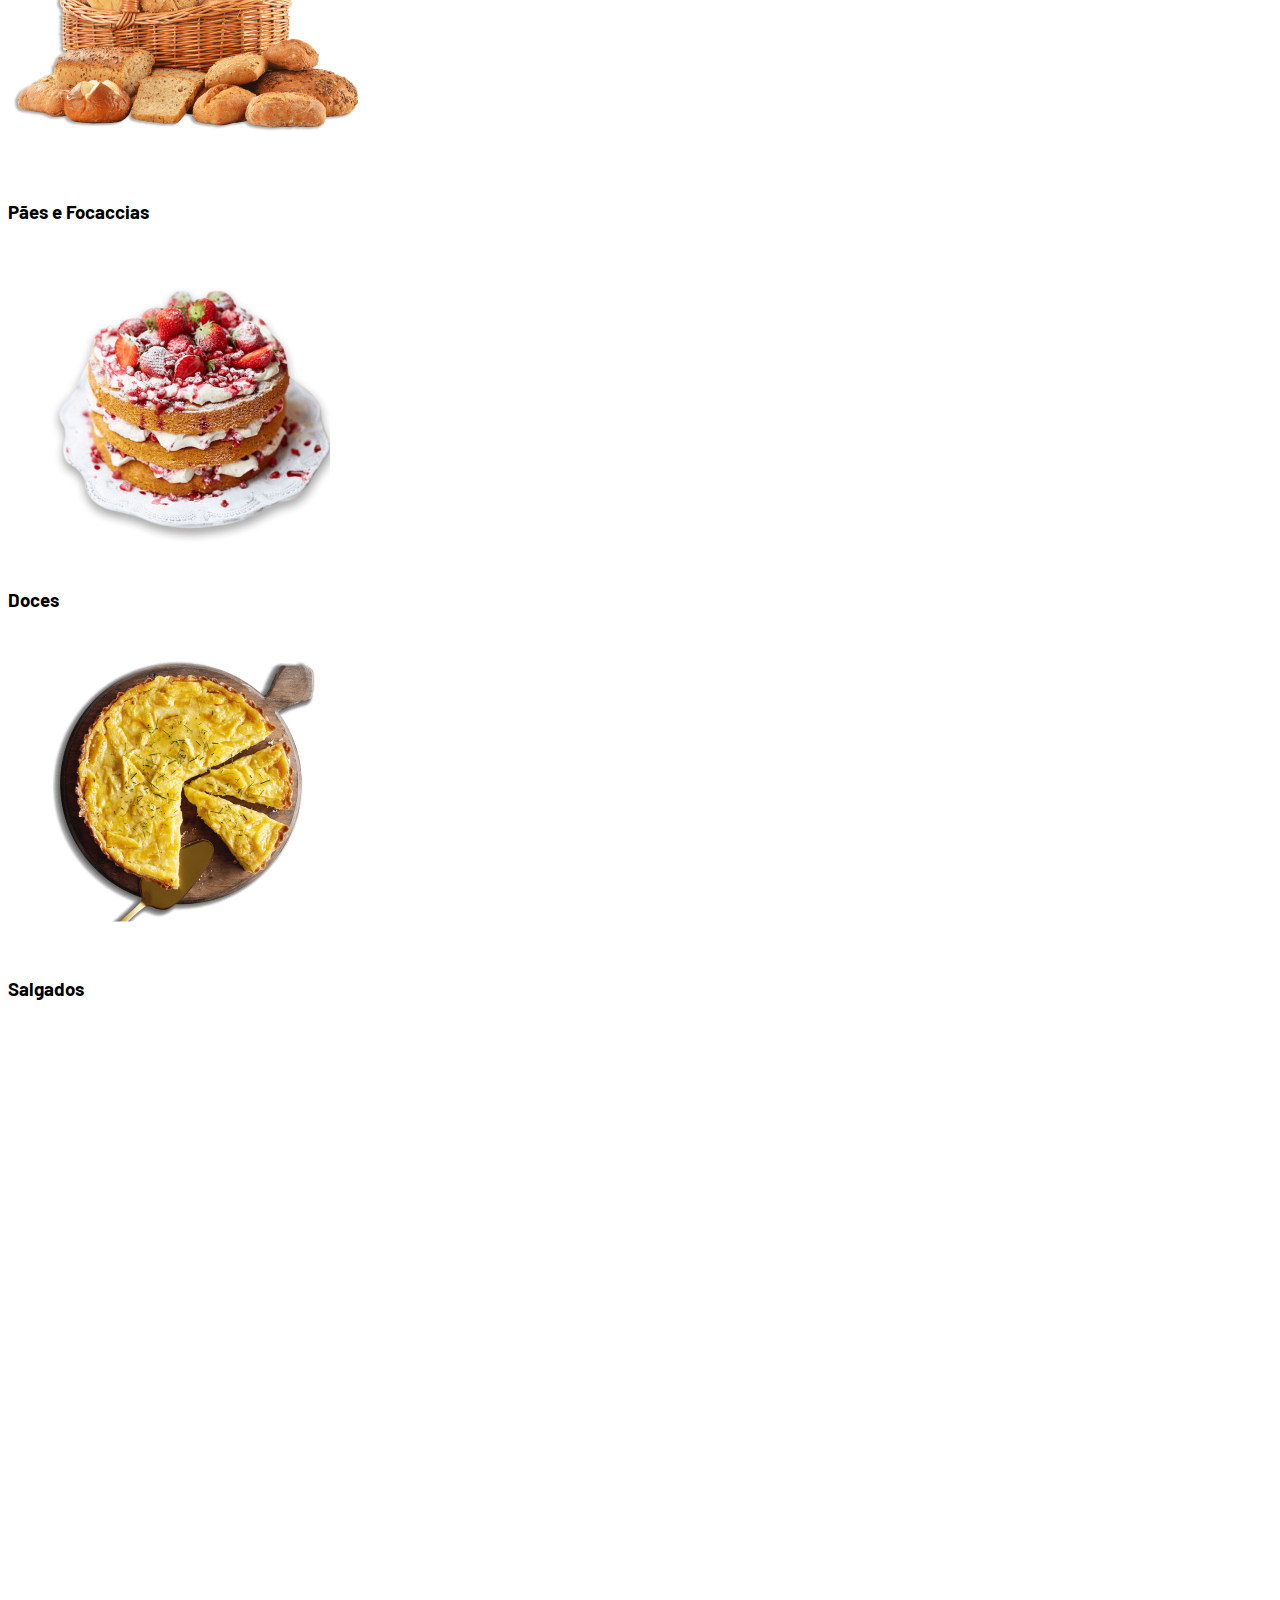
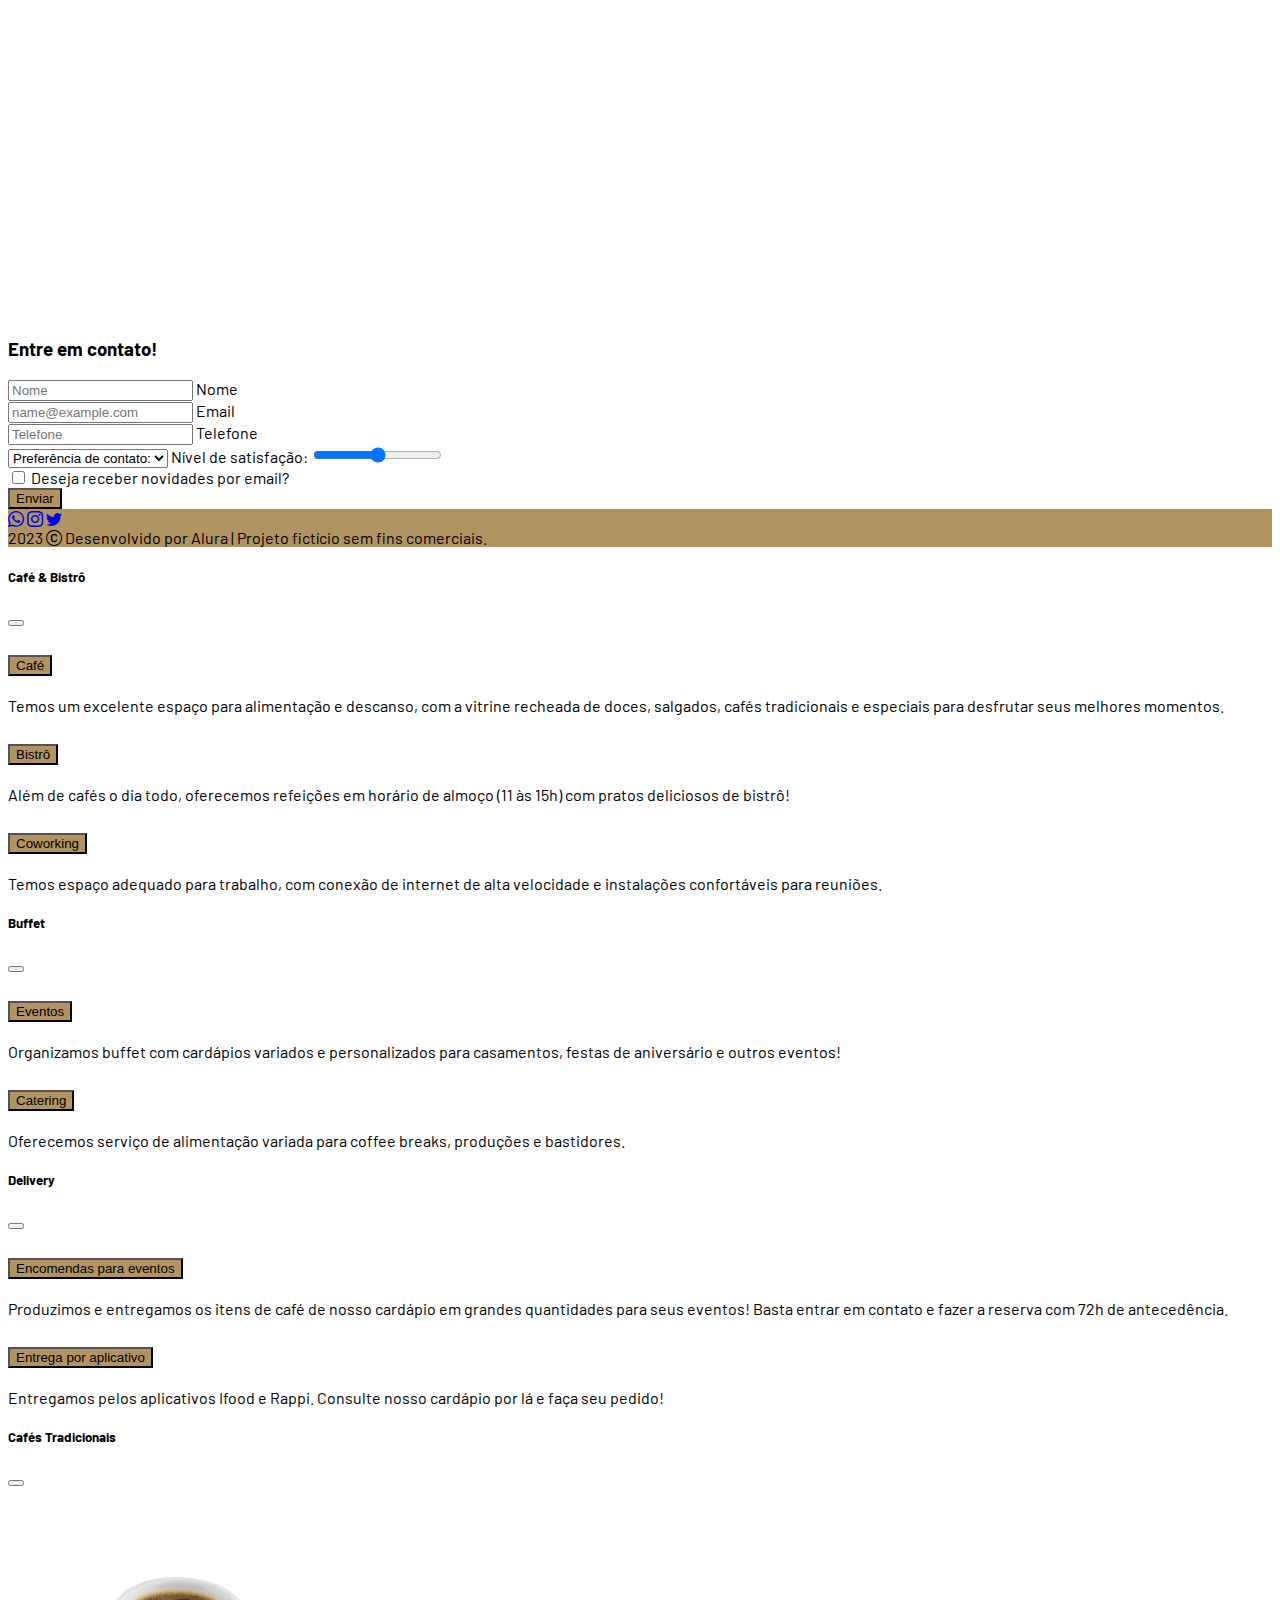
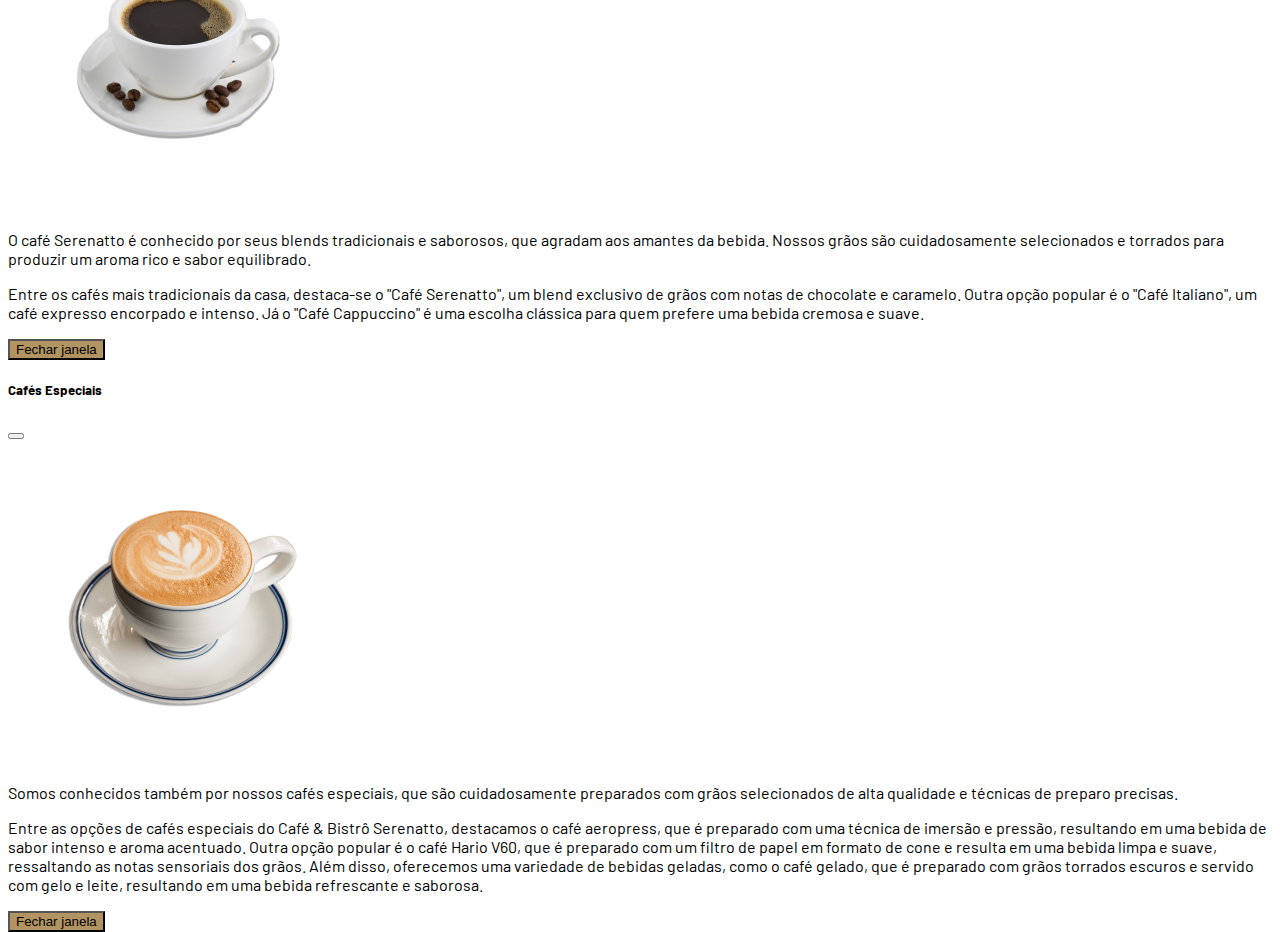
<file: Bootstrap/Serenatto/index.html>
<!DOCTYPE html>
<html lang="pt-br">

<head>
  <meta charset="UTF-8">
  <meta http-equiv="X-UA-Compatible" content="IE=edge">
  <meta name="viewport" content="width=device-width, initial-scale=1.0">
  <link rel="shortcut icon" href="./" type="image/x-icon">
  <link rel="shortcut icon" href="./assets/favicon.png" type="image/x-icon">
  <title>Serenatto</title>
  <link href="https://cdn.jsdelivr.net/npm/bootstrap@5.3.0-alpha2/dist/css/bootstrap.min.css" rel="stylesheet"
    integrity="sha384-aFq/bzH65dt+w6FI2ooMVUpc+21e0SRygnTpmBvdBgSdnuTN7QbdgL+OapgHtvPp" crossorigin="anonymous">
  <link rel="stylesheet" href="https://cdn.jsdelivr.net/npm/bootstrap-icons@1.10.4/font/bootstrap-icons.css">
  <link rel="stylesheet" href="./estilos.css">

  <link
    href="https://fonts.googleapis.com/css2?family=Barlow+Condensed:wght@700&family=Barlow:wght@400;600&display=swap"
    rel="stylesheet">
</head>

<body data-bs-theme="light">

  <header>
    <nav class="navbar-expand-lg navbar bg-body-tertiary fixed-top">
      <div class="container-fluid">
        <a class="navbar-brand" href="#"><img src="./assets/logo.png" alt="Logo da cafeteria Serenatto"></a>
        <button class="navbar-toggler" type="button" data-bs-toggle="offcanvas" data-bs-target="#offcanvasNavbar"
          aria-controls="offcanvasNavbar" aria-label="Toggle navigation">
          <span class="navbar-toggler-icon"></span>
        </button>
        <div class="offcanvas offcanvas-end" tabindex="-1" id="offcanvasNavbar" aria-labelledby="offcanvasNavbarLabel">
          <div class="offcanvas-header">
            <h5 class="offcanvas-title" id="offcanvasNavbarLabel"><img src="./assets/logo-mobile.png"
                alt="Logo da cafeteria Serenatto"></h5>
            <button type="button" class="btn-close" data-bs-dismiss="offcanvas" aria-label="Close"></button>
          </div>
          <div class="offcanvas-body">
            <ul class="navbar-nav justify-content-end flex-grow-1 pe-3">
              <li class="nav-item">
                <a class="nav-link active" aria-current="page" href="#">Início</a>
              </li>
              <li class="nav-item">
                <a class="nav-link" href="#">Sobre</a>
              </li>
              <li class="nav-item">
                <a class="nav-link" href="#contato">Contato</a>
              </li>
              <li class="nav-item">
                <a class="nav-link" href="#">
                  <div class="form-check form-switch">
                    <input class="form-check-input" type="checkbox" role="switch" id="modo-noturno">
                    <label class="form-check-label" for="modo-noturno">Modo noturno</label>
                  </div>
                </a>
              </li>
          </div>
        </div>
      </div>
    </nav>
  </header>

  <main>

    <section class="banners banner-1 d-flex flex-column justify-content-center text-center">
      <div class="banners-titulo bg-body-secondary py-5 align-items-center">
        <h2 class="fw-bold">Sua pausa para desfrutar a vida.</h2>
        <p class="my-0">Boas-vindas ao & Bistrô Serenatto! Um ambiente aconchegante e acolhedor para apreciar um bom
          café.</p>
      </div>
    </section>

    <section class="py-5">
      <h2 class="text-center fw-bold pb-1">Nossos serviços</h2>

      <div class="container d-flex justify-content-around flex-wrap">

        <div class="card m-4" style="width: 20rem;">
          <img src="./assets/cafe-card.png" class="card-img-top"
            alt="Balcão de padaria tradicional com alimentos diversos">
          <div class="card-body">
            <h5 class="card-title py-2 fw-bold">Café & Bistrô</h5>
            <p class="card-text">Nosso bistrô oferece uma ampla variedade de cafés, smoothies, deliciosos
              salgados e sobremesas. Uma excelente opção para quem busca um lugar tranquilo e
              aconchegante.</p>
            <a href="#" class="btn botao-padrao w-100 fw-bold" data-bs-toggle="offcanvas" data-bs-target="#canvas-1"
              aria-controls="offcanvasRight">Quero detalhes</a>
          </div>
        </div>

        <div class="card m-4" style="width: 20rem;">
          <img src="./assets/buffet-card.png" class="card-img-top" alt="Mesa de buffet com alimentos diversos">
          <div class="card-body">
            <h5 class="card-title fw-bold">Buffet</h5>
            <p class="card-text">Buffet e catering personalizado para eventos, produções e celebrações. Com
              um menu variado e adaptável às preferências do cliente, atendimento atencioso e
              profissional.</p>
            <a href="#" class="btn botao-padrao w-100 fw-bold mt-3" data-bs-toggle="offcanvas"
              data-bs-target="#canvas-2" aria-controls="offcanvasRight">Quero detalhes</a>
          </div>
        </div>

        <div class="card m-4" style="width: 20rem;">
          <img src="./assets/delivery-card.png" class="card-img-top" alt="Caixa aberta armazenando comidas diversas">
          <div class="card-body">
            <h5 class="card-title fw-bold">Delivery</h5>
            <p class="card-text">Para quem deseja desfrutar no conforto de casa, oferecemos delivery dos
              produtos. Com o mesmo cardápio variado de sempre, sem perder nosso sabor e padrão de
              qualidade.</p>
            <a href="#" class="btn botao-padrao w-100 fw-bold mt-3" data-bs-toggle="offcanvas"
              data-bs-target="#canvas-3" aria-controls="offcanvasRight">Quero detalhes</a>
          </div>
        </div>
      </div>
    </section>


    <section class="banners banner-2 d-flex flex-column justify-content-center text-center">
      <div class="banners-titulo bg-body-secondary py-5 align-items-center">
        <h2 class="fw-bold">Portas abertas para todos os públicos.</h2>
        <p class="my-0">Nosso espaço é aconchegante, pet friendly, preparado para receber crianças e pessoas com
          deficiência. Também oferecemos ambientes de coworking!</p>
      </div>
    </section>

    <section class="container py-5 mx-auto">
      <h2 class="fw-bold text-center pb-1">Nossos Produtos</h2>

      <div class="row">

        <div class="card border-0 btn col-12 col-md-6 col-xl-4" data-bs-toggle="modal" data-bs-target="#modal-1">
          <img src="./assets/produtos-cafe-tradicional.png" class="card-img-top" alt="Xícara de café preto">
          <div class="card-body">
            <h3 class="card-text fw-bold text-center">Cafés Tradicionais</h3>
          </div>
        </div>

        <div class="card border-0 btn col-12 col-md-6 col-xl-4" data-bs-toggle="modal" data-bs-target="#modal-2">
          <img src="./assets/produtos-cafe-especial.png" class="card-img-top"
            alt="Xícara de café especial com a espuma formando uma flor">
          <div class="card-body">
            <h3 class="card-text fw-bold text-center">Cafés Especiais</h3>
          </div>
        </div>

        <div class="card border-0 btn col-12 col-md-6 col-xl-4" data-bs-toggle="modal" data-bs-target="#modal-3">
          <img src="./assets/produtos-vitaminas.png" class="card-img-top"
            alt="Copos de vitaminas com suas respectivas frutas ao lado">
          <div class="card-body">
            <h3 class="card-text fw-bold text-center">Smoothies e Vitaminas</h3>
          </div>
        </div>

        <div class="card border-0 btn col-12 col-md-6 col-xl-4" data-bs-toggle="modal" data-bs-target="#modal-4">
          <img src="./assets/produtos-paes.png" class="card-img-top" alt="Cesta de pães e focaccias">
          <div class="card-body">
            <h3 class="card-text fw-bold text-center">Pães e Focaccias</h3>
          </div>
        </div>

        <div class="card border-0 btn col-12 col-md-6 col-xl-4" data-bs-toggle="modal" data-bs-target="#modal-5">
          <img src="./assets/produtos-doces.png" class="card-img-top"
            alt="Bolo com três camadas e com o topo cheio de morangos">
          <div class="card-body">
            <h3 class="card-text fw-bold text-center">Doces</h3>
          </div>
        </div>

        <div class="card border-0 btn col-12 col-md-6 col-xl-4" data-bs-toggle="modal" data-bs-target="#modal-6">
          <img src="./assets/produtos-salgados.png" class="card-img-top" alt="Torta redonda com um pedaço faltando">
          <div class="card-body">
            <h3 class="card-text fw-bold text-center">Salgados</h3>
          </div>
        </div>
      </div>

    </section>

    <section class="banners banner-3 d-flex flex-column justify-content-center text-center">

    </section>







    <section class="py-4 container">
      <div class="row">
        <div class="col-10 col-xl- 8 mx-auto">
          <div class="border border-2 rounded p-3">
            <h3 class="fw-bold p-3">Entre em contato!</h3>
            <form id="contato">

              <div class="form-floating mb-3">
                <input type="text" class="form-control" id="floatingNome" placeholder="Nome">
                <label for="floatingNome">Nome</label>
              </div>

              <div class="form-floating mb-3">
                <input type="email" class="form-control" id="floatingEmail" placeholder="name@example.com">
                <label for="floatingEmail">Email</label>
              </div>

              <div class="form-floating mb-3">
                <input type="number" class="form-control" id="floatingTelefone" placeholder="Telefone">
                <label for="floatingTelefone">Telefone</label>
              </div>

              <select class="form-select mb-3" aria-label="Default select example">
                <option selected>Preferência de contato:</option>
                <option value="1">Email</option>
                <option value="2">Whatsapp</option>
                <option value="3">Ligação</option>
              </select>

              <label for="nivel-satisfacao" class="form-label container px-0">Nível de satisfação:</label>
              <input type="range" class="form-range" id="nivel-satisfacao">

              <div class="form-check">
                <input class="form-check-input" type="checkbox" value="" id="flexCheckDefault">
                <label class="form-check-label" for="flexCheckDefault">
                  Deseja receber novidades por email?
                </label>
              </div>

              <button type="button" class="btn botao-padrao my-3 py-3 w-100 fw-bold">Enviar</button>
            </form>
          </div>
        </div>
      </div>
    </section>



    <footer class="text-center botao-padrao">
      <section class="container p-4 pb-0">
        <a href="#" class="btn"><i class="bi bi-whatsapp"></i></a>
        <a href="#" class="btn"><i class="bi bi-instagram"></i></a>
        <a href="#" class="btn"><i class="bi bi-twitter"></i></a>

        <div class="p-3 developer">
          2023 <i class="bi bi-c-circle"></i> Desenvolvido por Alura | Projeto fictício sem fins comerciais.
        </div>
      </section>
    </footer>

  </main>

  <!-- --------------------- canvas-1 ---------------------- -->

  <div class="offcanvas offcanvas-end" tabindex="-1" id="canvas-1" aria-labelledby="offcanvasRightLabel">
    <div class="offcanvas-header">
      <h5 id="offcanvasRightLabel">Café & Bistrô</h5>
      <button type="button" class="btn-close text-reset" data-bs-dismiss="offcanvas" aria-label="Close"></button>
    </div>
    <div class="offcanvas-body">
      <div class="accordion" id="accordionExample">
        <div class="accordion-item">
          <h2 class="accordion-header" id="headingOne">
            <button class="accordion-button botao-padrao collapsed" type="button" data-bs-toggle="collapse"
              data-bs-target="#collapseOne" aria-expanded="true" aria-controls="collapseOne">
              Café
            </button>
          </h2>
          <div id="collapseOne" class="accordion-collapse collapse" aria-labelledby="headingOne"
            data-bs-parent="#accordionExample">
            <div class="accordion-body">
              Temos um excelente espaço para alimentação e descanso, com a vitrine recheada de doces, salgados, cafés
              tradicionais e especiais para desfrutar seus melhores momentos.
            </div>
          </div>
        </div>
        <div class="accordion-item">
          <h2 class="accordion-header" id="headingTwo">
            <button class="accordion-button botao-padrao collapsed" type="button" data-bs-toggle="collapse"
              data-bs-target="#collapseTwo" aria-expanded="false" aria-controls="collapseTwo">
              Bistrô
            </button>
          </h2>
          <div id="collapseTwo" class="accordion-collapse collapse" aria-labelledby="headingTwo"
            data-bs-parent="#accordionExample">
            <div class="accordion-body">
              Além de cafés o dia todo, oferecemos refeições em horário de almoço (11 às 15h) com pratos deliciosos de
              bistrô!
            </div>
          </div>
        </div>
        <div class="accordion-item">
          <h2 class="accordion-header" id="headingThree">
            <button class="accordion-button botao-padrao collapsed" type="button" data-bs-toggle="collapse"
              data-bs-target="#collapseThree" aria-expanded="false" aria-controls="collapseThree">
              Coworking
            </button>
          </h2>
          <div id="collapseThree" class="accordion-collapse collapse" aria-labelledby="headingThree"
            data-bs-parent="#accordionExample">
            <div class="accordion-body">
              Temos espaço adequado para trabalho, com conexão de internet de alta velocidade e instalações confortáveis
              para reuniões.
            </div>
          </div>
        </div>
      </div>
    </div>
  </div>

  <!-- --------------------- canvas-2 ---------------------- -->

  <div class="offcanvas offcanvas-end" tabindex="-1" id="canvas-2" aria-labelledby="offcanvasRightLabel">
    <div class="offcanvas-header">
      <h5 id="offcanvasRightLabel">Buffet</h5>
      <button type="button" class="btn-close text-reset" data-bs-dismiss="offcanvas" aria-label="Close"></button>
    </div>
    <div class="offcanvas-body">
      <div class="accordion" id="accordionExample">
        <div class="accordion-item">
          <h2 class="accordion-header" id="headingOne">
            <button class="accordion-button botao-padrao collapsed" type="button" data-bs-toggle="collapse"
              data-bs-target="#collapseOne" aria-expanded="true" aria-controls="collapseOne">
              Eventos
            </button>
          </h2>
          <div id="collapseOne" class="accordion-collapse collapse" aria-labelledby="headingOne"
            data-bs-parent="#accordionExample">
            <div class="accordion-body">
              Organizamos buffet com cardápios variados e personalizados para casamentos, festas de aniversário e outros
              eventos!
            </div>
          </div>
        </div>
        <div class="accordion-item">
          <h2 class="accordion-header" id="headingTwo">
            <button class="accordion-button botao-padrao collapsed" type="button" data-bs-toggle="collapse"
              data-bs-target="#collapseTwo" aria-expanded="false" aria-controls="collapseTwo">
              Catering
            </button>
          </h2>
          <div id="collapseTwo" class="accordion-collapse collapse" aria-labelledby="headingTwo"
            data-bs-parent="#accordionExample">
            <div class="accordion-body">
              Oferecemos serviço de alimentação variada para coffee breaks, produções e bastidores.
            </div>
          </div>
        </div>
      </div>
    </div>
  </div>


  <!-- --------------------- canvas-3 ---------------------- -->

  <div class="offcanvas offcanvas-end" tabindex="-1" id="canvas-3" aria-labelledby="offcanvasRightLabel">
    <div class="offcanvas-header">
      <h5 id="offcanvasRightLabel">Delivery</h5>
      <button type="button" class="btn-close text-reset" data-bs-dismiss="offcanvas" aria-label="Close"></button>
    </div>
    <div class="offcanvas-body">
      <div class="accordion" id="accordionExample">
        <div class="accordion-item">
          <h2 class="accordion-header" id="headingOne">
            <button class="accordion-button botao-padrao collapsed" type="button" data-bs-toggle="collapse"
              data-bs-target="#collapseOne" aria-expanded="true" aria-controls="collapseOne">
              Encomendas para eventos
            </button>
          </h2>
          <div id="collapseOne" class="accordion-collapse collapse" aria-labelledby="headingOne"
            data-bs-parent="#accordionExample">
            <div class="accordion-body">
              Produzimos e entregamos os itens de café de nosso cardápio em grandes quantidades para seus eventos! Basta
              entrar em contato e fazer a reserva com 72h de antecedência.
            </div>
          </div>
        </div>
        <div class="accordion-item">
          <h2 class="accordion-header" id="headingTwo">
            <button class="accordion-button botao-padrao collapsed" type="button" data-bs-toggle="collapse"
              data-bs-target="#collapseTwo" aria-expanded="false" aria-controls="collapseTwo">
              Entrega por aplicativo
            </button>
          </h2>
          <div id="collapseTwo" class="accordion-collapse collapse" aria-labelledby="headingTwo"
            data-bs-parent="#accordionExample">
            <div class="accordion-body">
              Entregamos pelos aplicativos Ifood e Rappi. Consulte nosso cardápio por lá e faça seu pedido!
            </div>
          </div>
        </div>
      </div>
    </div>
  </div>


  <!-- Modal- 1 -->
  <div class="modal fade" id="modal-1" tabindex="-1" aria-labelledby="exampleModalLabel" aria-hidden="true">
    <div class="modal-dialog">
      <div class="modal-content">
        <div class="modal-header">
          <h5 class="modal-title fs-5 fw-bold" id="exampleModalLabel">Cafés Tradicionais</h5>
          <button type="button" class="btn-close" data-bs-dismiss="modal" aria-label="Close"></button>
        </div>
        <div class="modal-body">
          <img src="./assets/produtos-cafe-tradicional.png" alt="Xícara de café preto" class="w-100">
          <p>O café Serenatto é conhecido por seus blends tradicionais e saborosos, que agradam aos amantes da bebida.
            Nossos grãos são cuidadosamente selecionados e torrados para produzir um aroma rico e sabor equilibrado.</p>
          <p>Entre os cafés mais tradicionais da casa, destaca-se o "Café Serenatto", um blend exclusivo de grãos com
            notas de chocolate e caramelo. Outra opção popular é o "Café Italiano", um café expresso encorpado e
            intenso. Já o "Café Cappuccino" é uma escolha clássica para quem prefere uma bebida cremosa e suave.</p>
        </div>
        <div class="modal-footer mx-auto">
          <button type="button" class="btn btn-secondary botao-padrao border-0" data-bs-dismiss="modal">Fechar
            janela</button>
        </div>
      </div>
    </div>
  </div>

  <!-- Modal- 2 -->
  <div class="modal fade" id="modal-2" tabindex="-1" aria-labelledby="exampleModalLabel" aria-hidden="true">
    <div class="modal-dialog">
      <div class="modal-content">
        <div class="modal-header">
          <h5 class="modal-title fs-5 fw-bold" id="exampleModalLabel">Cafés Especiais</h5>
          <button type="button" class="btn-close" data-bs-dismiss="modal" aria-label="Close"></button>
        </div>
        <div class="modal-body">
          <img src="./assets/produtos-cafe-especial.png" alt="Xícara de café preto" class="w-100">
          <p>Somos conhecidos também por nossos cafés especiais, que são cuidadosamente preparados com grãos
            selecionados de alta qualidade e técnicas de preparo precisas.</p>
          <p>Entre as opções de cafés especiais do Café & Bistrô Serenatto, destacamos o café aeropress, que é preparado
            com uma técnica de imersão e pressão, resultando em uma bebida de sabor intenso e aroma acentuado. Outra
            opção popular é o café Hario V60, que é preparado com um filtro de papel em formato de cone e resulta em uma
            bebida limpa e suave, ressaltando as notas sensoriais dos grãos. Além disso, oferecemos uma variedade de
            bebidas geladas, como o café gelado, que é preparado com grãos torrados escuros e servido com gelo e leite,
            resultando em uma bebida refrescante e saborosa.</p>
        </div>
        <div class="modal-footer mx-auto">
          <button type="button" class="btn btn-secondary botao-padrao border-0" data-bs-dismiss="modal">Fechar
            janela</button>
        </div>
      </div>
    </div>
  </div>



  <script src="https://cdn.jsdelivr.net/npm/bootstrap@5.3.0-alpha2/dist/js/bootstrap.bundle.min.js"
    integrity="sha384-qKXV1j0HvMUeCBQ+QVp7JcfGl760yU08IQ+GpUo5hlbpg51QRiuqHAJz8+BrxE/N" crossorigin="anonymous">
  </script>

  <script src="script.js"></script>
</body>

</html>
</file>
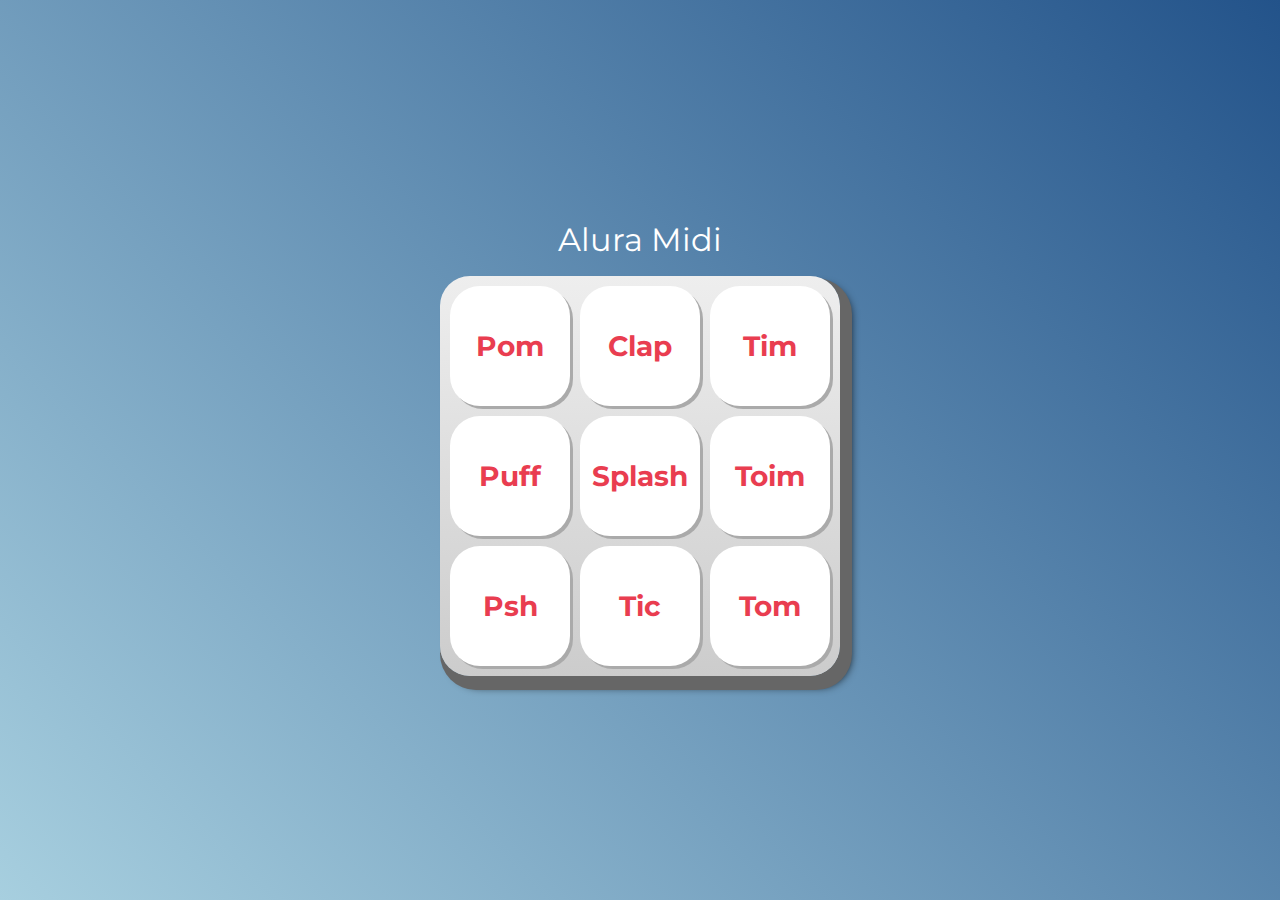
<file: JavaScript/1 - aluramidi-curso-arquivos-iniciais/index.html>
<!DOCTYPE html>
<html lang="pt-BR">
<head>
    <meta charset="UTF-8">
    <meta http-equiv="X-UA-Compatible" content="IE=edge">
    <meta name="viewport" content="width=device-width, initial-scale=1.0">

    <title>Alura MIDI</title>

    <link rel="preconnect" href="https://fonts.googleapis.com">
    <link rel="preconnect" href="https://fonts.gstatic.com" crossorigin>
    <link href="https://fonts.googleapis.com/css2?family=Montserrat:wght@500;600&display=swap" rel="stylesheet">

    <link rel="icon" type="image/png" href="images/bateria.png">
    <link rel="stylesheet" href="css/reset.css">
    <link rel="stylesheet" href="css/estilos.css">
    

</head>
<body>

    <h1>Alura Midi</h1>

    <section class="teclado">
        <button class="tecla tecla_pom">Pom</button>
        <button class="tecla tecla_clap">Clap</button>
        <button class="tecla tecla_tim">Tim</button>

        <button class="tecla tecla_puff">Puff</button>
        <button class="tecla tecla_splash">Splash</button>
        <button class="tecla tecla_toim">Toim</button>

        <button class="tecla tecla_psh">Psh</button>
        <button class="tecla tecla_tic">Tic</button>
        <button class="tecla tecla_tom">Tom</button>
    </section>

    <audio src="sounds/keyq.wav" id="som_tecla_pom"></audio>
    <audio src="sounds/keyw.wav" id="som_tecla_clap"></audio>
    <audio src="sounds/keye.wav" id="som_tecla_tim"></audio>
    <audio src="sounds/keya.wav" id="som_tecla_puff"></audio>
    <audio src="sounds/keys.wav" id="som_tecla_splash"></audio>
    <audio src="sounds/keyd.wav" id="som_tecla_toim"></audio>
    <audio src="sounds/keyz.wav" id="som_tecla_psh"></audio>
    <audio src="sounds/keyx.wav" id="som_tecla_tic"></audio>
    <audio src="sounds/keyc.wav" id="som_tecla_tom"></audio>

    <script src="main.js"></script>
</body>
</html>
</file>
<file: Bootstrap/Meteora/css/styles.css>
* {
    font-family: 'Inter', sans-serif;
}

.texto-menor {
    font-size: 13px;
}

.divs-facilidades {
    width: 325px;
}

.verde {
    color: #DAFF01;
}


.botao-lilas {
    background-color: #9353FF;
}

.bold {
    font-weight: 700;
}
</file>
<file: Bootstrap/Serenatto/estilos.css>
body {
  font-family: 'Barlow';
  --bege: #E6E0D6;
  --marrom-escuro: #816D4F;
  --marrom-claro: #B29463;
  height: 4000px;
}

input[type=checkbox] {
  border: 2px solid var(--marrom-claro);
  box-shadow: none;
}

input[type=checkbox]:checked {
  background-color: var(--marrom-claro);
  border-color: var(--marrom-claro);
  box-shadow: none;
  outline: none;
}

.banner-1 {
  background-image:url(./assets/banner-1.png);
}

.banner-2 {
  background-image:url(./assets/banner-2.png);
}

.banner-3 {
  background-image:url(./assets/banner-3.png);
}

.banners {
  width: 100%;
  height: 100vh;
  background-repeat: no-repeat;
  background-size: cover;
  background-position: center;
  background-attachment: fixed;
}


.banners-titulo {
  --bs-bg-opacity: .2
}

.botao-padrao {
  background-color: var(--marrom-claro);
  color: black;
}

.botao-padrao:hover {
  background-color: var(--marrom-escuro);
}

.form-range::-webkit-slider-thumb {
  background-color: var(--marrom-claro);
}

[data-bs-theme="dark"] {
  color: white;
  .nav-link, .card-body, .offcanvas, .accordion, .btn, .developer {
    --bs-nav-link-color: white;
    --bs-card-color: white;
    --bs-offcanvas-color: white;
    --bs-body-color: white;
    
  }
}
</file>
<file: JavaScript/1 - aluramidi-curso-arquivos-iniciais/css/estilos.css>
:root {
  --cinza: #aaa;
  --vermelha: #e93d50;
  --vermelha-escura: #af303f;
  --branca: #fff;
  --luz: rgb(229, 255, 0);
}

body {
  align-items: center;
  background: linear-gradient(45deg, #a7cfdf 0%,#23538a 100%);
  display: flex;
  justify-content: center;
  flex-direction: column;
  font-family: 'Montserrat', sans-serif;
  min-height: 100vh;
}

h1 {
  color: var(--branca);
  margin-bottom: 20px;
  font-size: 2rem;
}

.teclado {
  background: linear-gradient(to bottom, #eeeeee 0%,#cccccc 100%);
  box-shadow: 6px 8px 0 6px #666, 10px 10px 10px #000;
  border-radius: 30px;
  display: grid;
  gap: 10px;
  grid-template-columns: repeat(3, 1fr);
  padding: 10px;
}

.tecla {
  background-color: var(--branca);
  border-radius: 30px;
  box-shadow: 3px 3px 0 var(--cinza);
  color: var(--vermelha);
  cursor: pointer;
  height: 120px;
  font-size: 1.75em;
  font-weight: bold;
  line-height: 120px;
  text-align: center;
  width: 120px;
}

.tecla.ativa,
.tecla:active {
  background-color: var(--vermelha);
  border: 4px solid  var(--vermelha);
  box-shadow: 3px 3px 0 var(--vermelha-escura) inset;
  color: var(--branca);
  outline: none;
}

.tecla.focus,
.tecla:focus {
  outline: none;
  box-shadow: 1px 1px 10px var(--luz);
}

.tecla.active:focus,
.tecla:active:focus {
  box-shadow: 3px 3px 0 var(--vermelha-escura) inset, 1px 1px 10px var(--luz);
}
</file>
